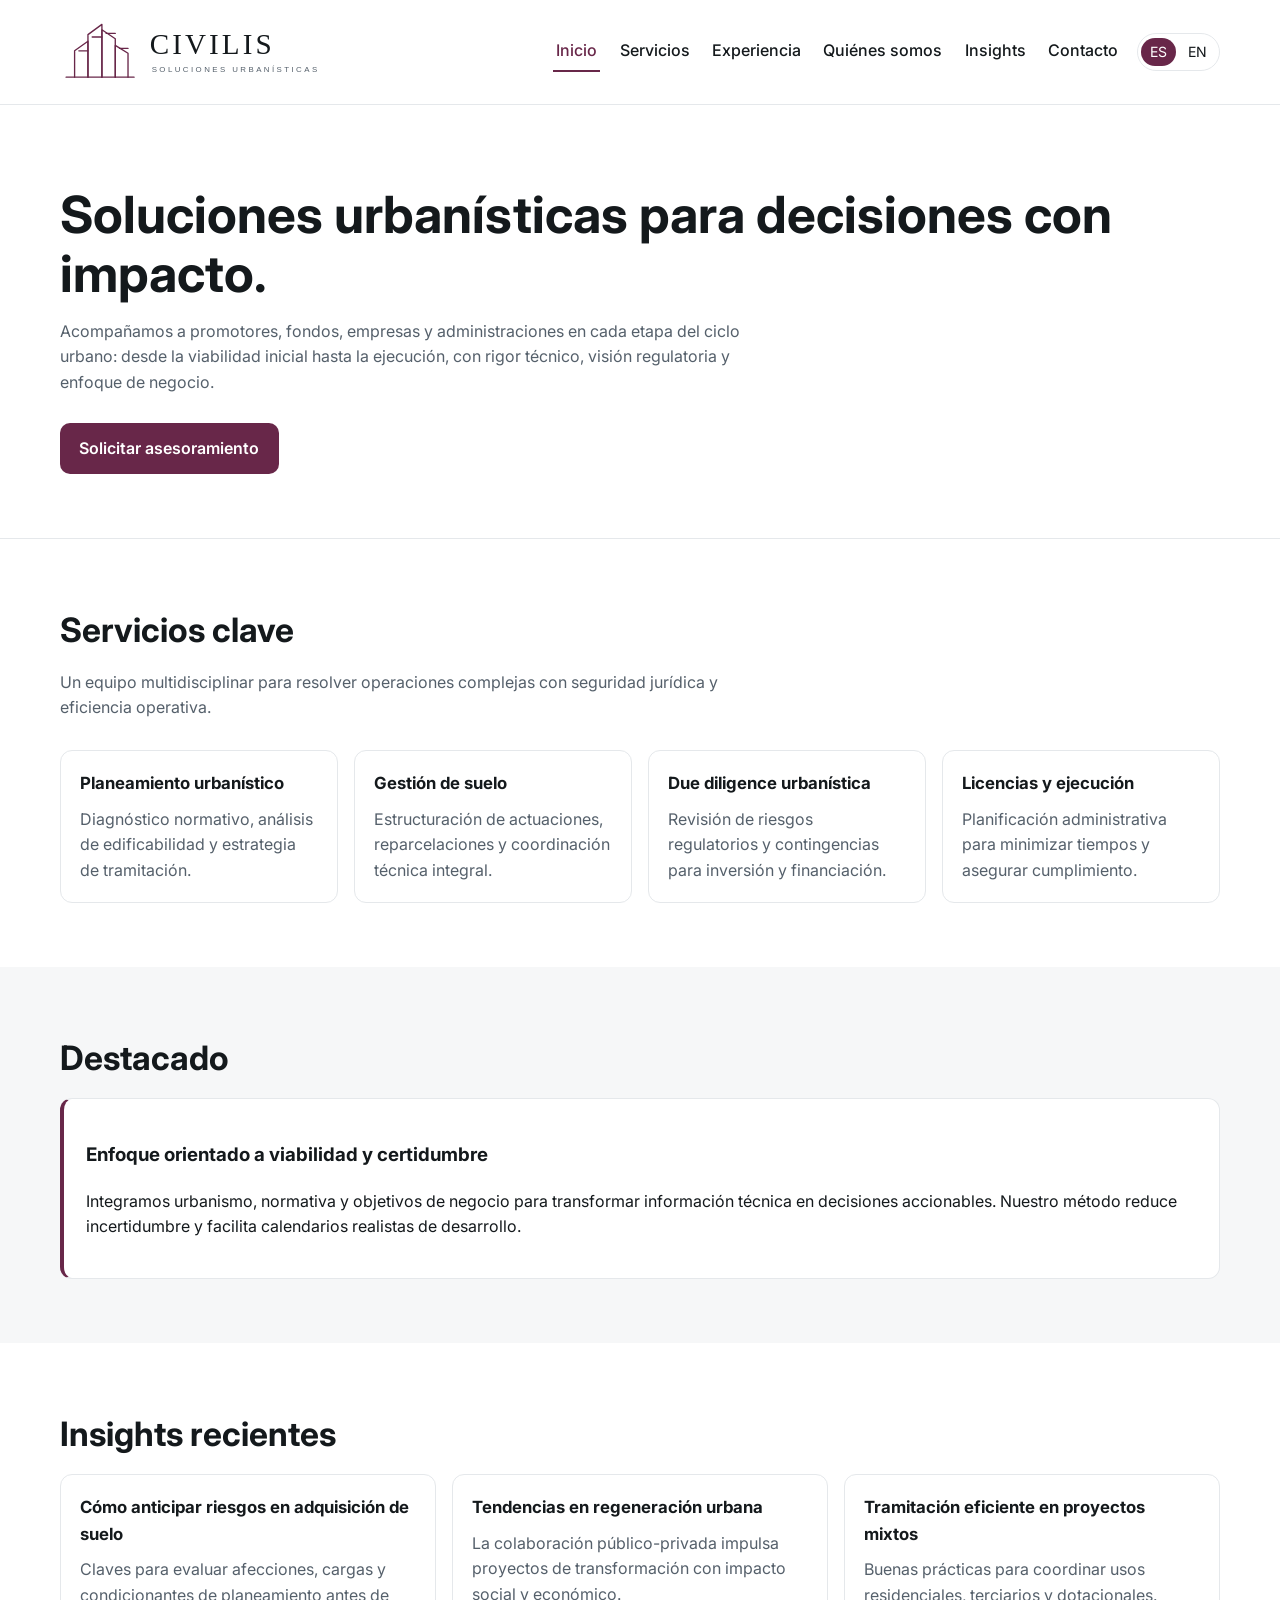
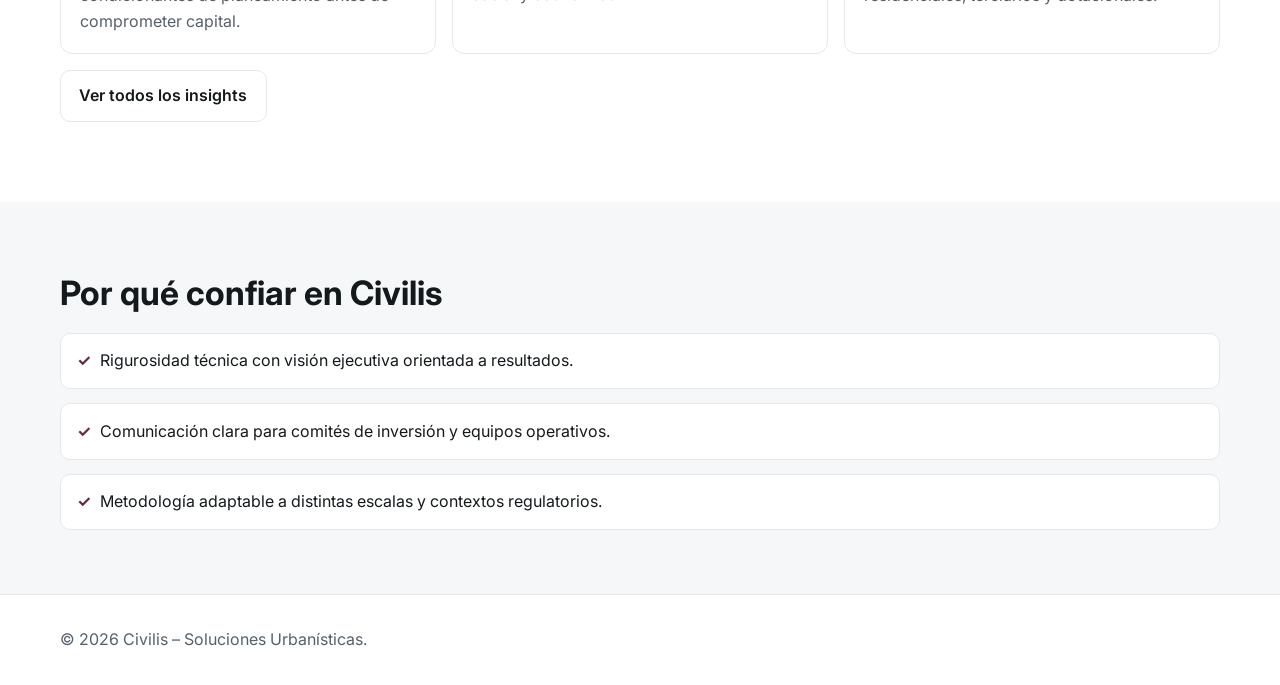
<file: index.html>
<!doctype html>
<html lang="es">
<head>
  <meta charset="utf-8">
  <meta http-equiv="refresh" content="0; url=/es/">
  <meta name="viewport" content="width=device-width, initial-scale=1">
  <title>Civilis – Soluciones Urbanísticas</title>
  <meta name="description" content="Consultoría urbanística profesional para planeamiento, gestión de suelo y desarrollo inmobiliario sostenible.">
  <link rel="canonical" href="/es/">
  <script>
    window.location.replace('/es/');
  </script>
</head>
<body>
  <p>Redirigiendo a la versión en español… <a href="/es/">Ir ahora</a>.</p>
</body>
</html>
</file>
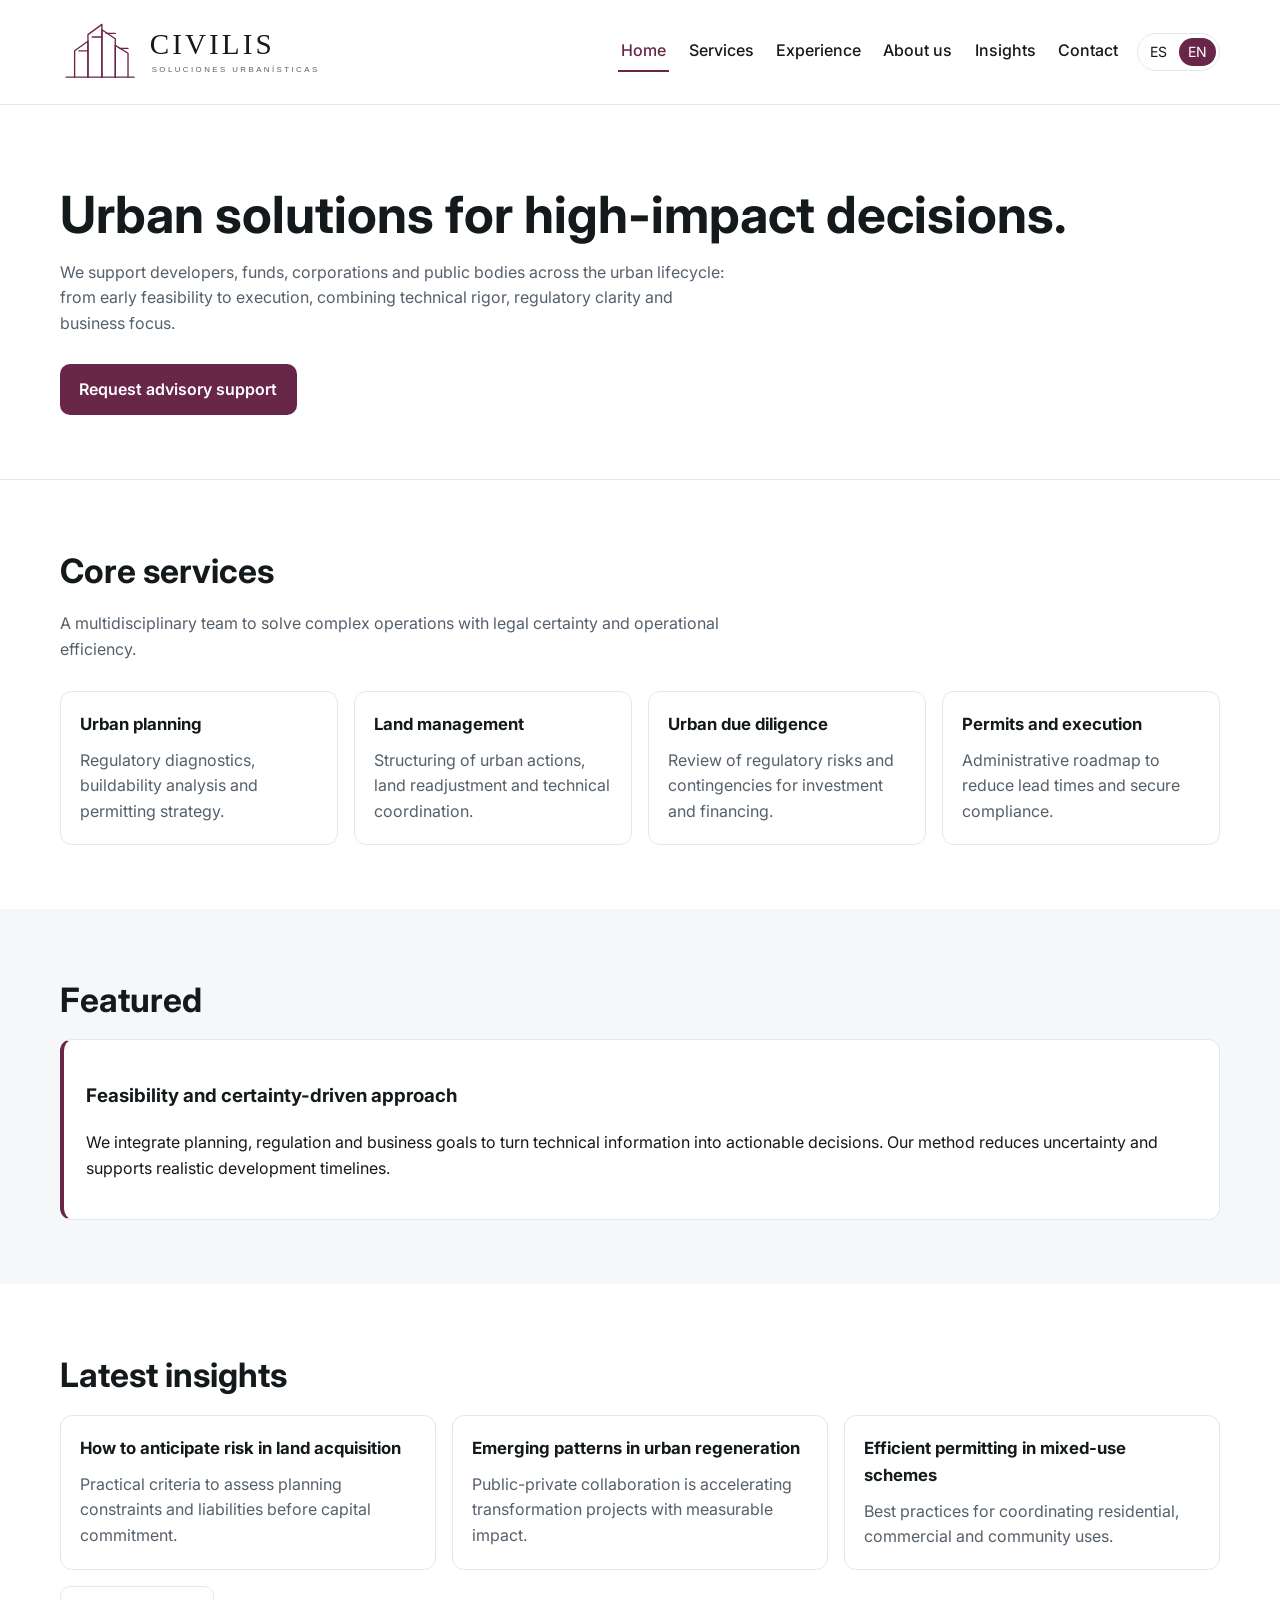
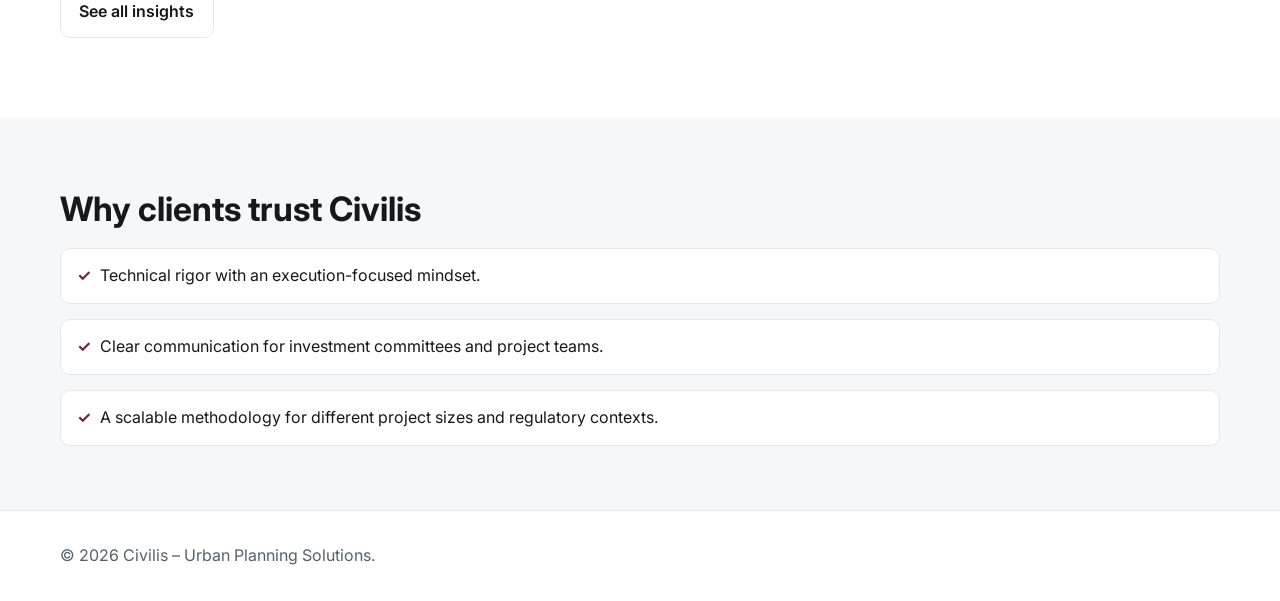
<file: en/index.html>
<!doctype html>
<html lang="en">
<head>
  <meta charset="utf-8"><meta name="viewport" content="width=device-width, initial-scale=1">
  <title>Civilis | Strategic urban planning consultancy</title>
  <meta name="description" content="Civilis provides technical and strategic guidance in planning, land management and sustainable urban development.">
  <link rel="stylesheet" href="../styles.css">
  <link rel="alternate" hreflang="es" href="/es/"><link rel="alternate" hreflang="en" href="/en/"><link rel="alternate" hreflang="x-default" href="/es/">
</head>
<body>
<a class="skip-link" href="#content">Skip to main content</a>
<header class="site-header"><div class="container nav-wrap"><a class="brand" href="/en/"><img src="../assets/brand.svg" alt="Civilis Soluciones Urbanísticas"></a><button class="menu-toggle" data-menu-toggle aria-expanded="false" aria-controls="menu" aria-label="Open menu">☰</button><nav id="menu" class="nav" data-menu aria-label="Main"><div class="nav-links"><a href="/en/" aria-current="page">Home</a><a href="/en/services.html">Services</a><a href="/en/experience.html">Experience</a><a href="/en/insights.html">Insights</a><a href="/en/contact.html">Contact</a></div><div class="lang-switch"><a href="/es/">ES</a><a class="active" href="/en/">EN</a></div></nav></div></header>
<main id="content">
  <section class="hero"><div class="container"><h1>Urban solutions for high-impact decisions.</h1><p>We support developers, funds, corporations and public bodies across the urban lifecycle: from early feasibility to execution, combining technical rigor, regulatory clarity and business focus.</p><a class="btn btn-primary" href="/en/contact.html">Request advisory support</a></div></section>
  <section class="section"><div class="container"><h2>Core services</h2><p class="section-intro">A multidisciplinary team to solve complex operations with legal certainty and operational efficiency.</p><div class="grid cols-4"><article class="card"><h3>Urban planning</h3><p>Regulatory diagnostics, buildability analysis and permitting strategy.</p></article><article class="card"><h3>Land management</h3><p>Structuring of urban actions, land readjustment and technical coordination.</p></article><article class="card"><h3>Urban due diligence</h3><p>Review of regulatory risks and contingencies for investment and financing.</p></article><article class="card"><h3>Permits and execution</h3><p>Administrative roadmap to reduce lead times and secure compliance.</p></article></div></div></section>
  <section class="section alt"><div class="container"><h2>Featured</h2><div class="highlight"><h3>Feasibility and certainty-driven approach</h3><p>We integrate planning, regulation and business goals to turn technical information into actionable decisions. Our method reduces uncertainty and supports realistic development timelines.</p></div></div></section>
  <section class="section"><div class="container"><h2>Latest insights</h2><div class="grid cols-3"><article class="card"><h3>How to anticipate risk in land acquisition</h3><p>Practical criteria to assess planning constraints and liabilities before capital commitment.</p></article><article class="card"><h3>Emerging patterns in urban regeneration</h3><p>Public-private collaboration is accelerating transformation projects with measurable impact.</p></article><article class="card"><h3>Efficient permitting in mixed-use schemes</h3><p>Best practices for coordinating residential, commercial and community uses.</p></article></div><p><a class="btn btn-secondary" href="/en/insights.html">See all insights</a></p></div></section>
  <section class="section alt"><div class="container"><h2>Why clients trust Civilis</h2><ul class="list-check"><li>Technical rigor with an execution-focused mindset.</li><li>Clear communication for investment committees and project teams.</li><li>A scalable methodology for different project sizes and regulatory contexts.</li></ul></div></section>
</main>
<footer><div class="container">© <span data-current-year></span> Civilis – Urban Planning Solutions.</div></footer>
<script src="../script.js" defer></script>
</body>
</html>
</file>
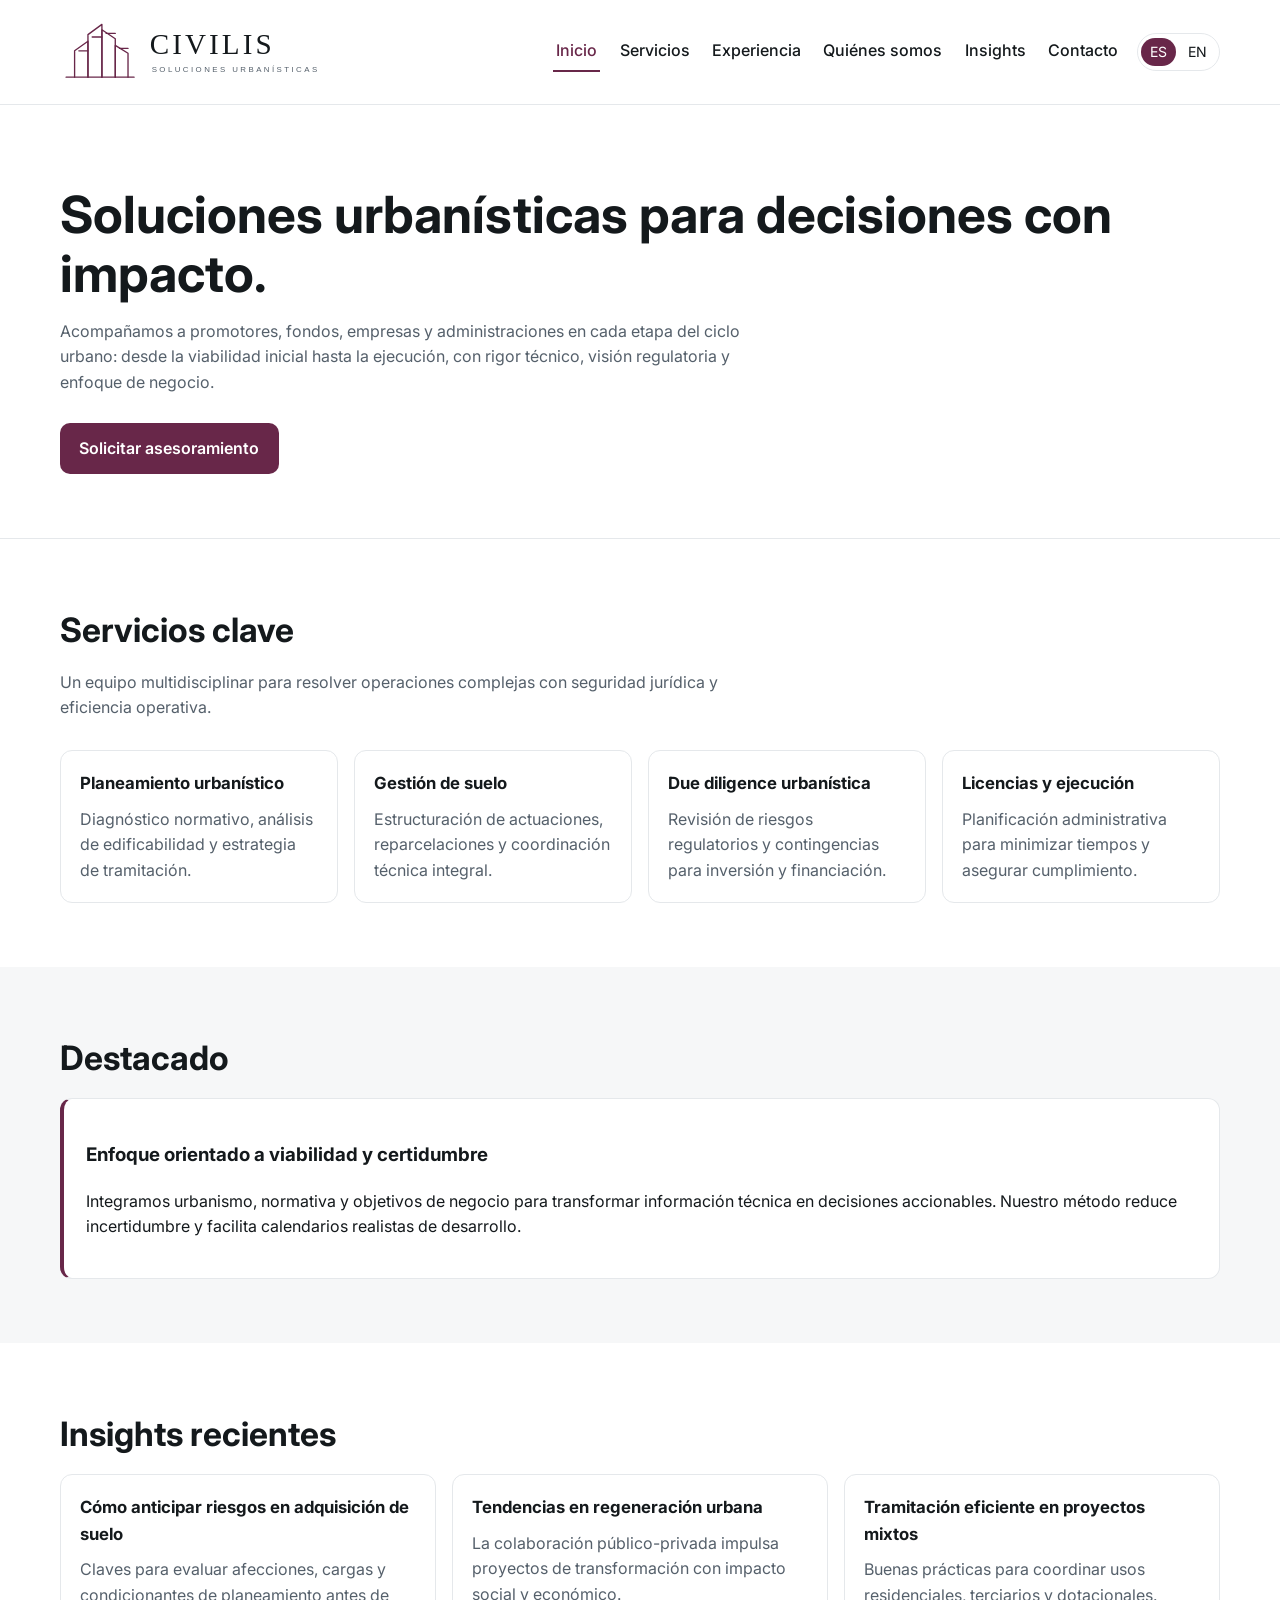
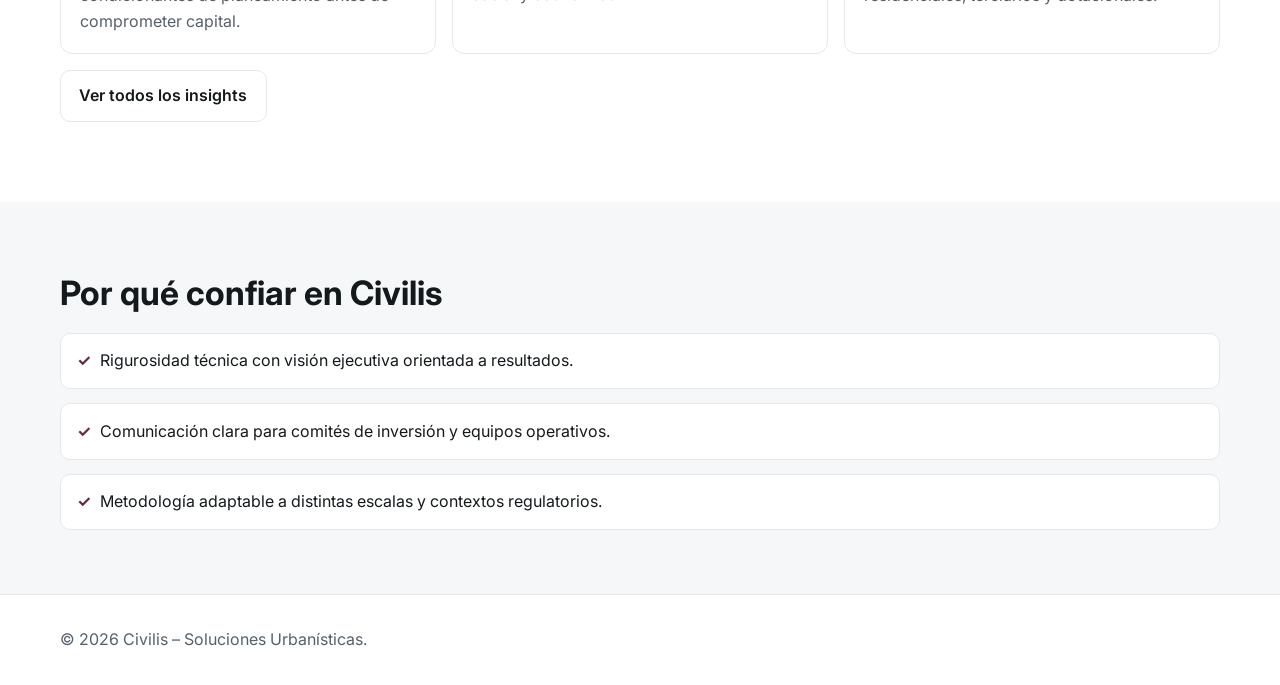
<file: es/index.html>
<!doctype html>
<html lang="es">
<head>
  <meta charset="utf-8">
  <meta name="viewport" content="width=device-width, initial-scale=1">
  <title>Civilis | Consultoría urbanística estratégica</title>
  <meta name="description" content="Civilis aporta visión técnica y estratégica en planeamiento, gestión de suelo y desarrollo urbano sostenible.">
  <link rel="stylesheet" href="../styles.css">
  <link rel="alternate" hreflang="es" href="/es/">
  <link rel="alternate" hreflang="en" href="/en/">
  <link rel="alternate" hreflang="x-default" href="/es/">
</head>
<body>
<a class="skip-link" href="#contenido">Saltar al contenido principal</a>
<header class="site-header">
  <div class="container nav-wrap">
    <a class="brand" href="/es/"><img src="../assets/brand.svg" alt="Civilis Soluciones Urbanísticas"></a>
    <button class="menu-toggle" data-menu-toggle aria-expanded="false" aria-controls="menu" aria-label="Abrir menú">☰</button>
    <nav id="menu" class="nav" data-menu aria-label="Principal">
      <div class="nav-links">
        <a href="/es/" aria-current="page">Inicio</a>
        <a href="/es/servicios.html">Servicios</a>
        <a href="/es/experiencia.html">Experiencia</a>
        <a href="/es/insights.html">Insights</a>
        <a href="/es/contacto.html">Contacto</a>
      </div>
      <div class="lang-switch" aria-label="Selector de idioma"><a class="active" href="/es/">ES</a><a href="/en/">EN</a></div>
    </nav>
  </div>
</header>
<main id="contenido">
  <section class="hero">
    <div class="container">
      <h1>Soluciones urbanísticas para decisiones con impacto.</h1>
      <p>Acompañamos a promotores, fondos, empresas y administraciones en cada etapa del ciclo urbano: desde la viabilidad inicial hasta la ejecución, con rigor técnico, visión regulatoria y enfoque de negocio.</p>
      <a class="btn btn-primary" href="/es/contacto.html">Solicitar asesoramiento</a>
    </div>
  </section>

  <section class="section">
    <div class="container">
      <h2>Servicios clave</h2>
      <p class="section-intro">Un equipo multidisciplinar para resolver operaciones complejas con seguridad jurídica y eficiencia operativa.</p>
      <div class="grid cols-4">
        <article class="card"><h3>Planeamiento urbanístico</h3><p>Diagnóstico normativo, análisis de edificabilidad y estrategia de tramitación.</p></article>
        <article class="card"><h3>Gestión de suelo</h3><p>Estructuración de actuaciones, reparcelaciones y coordinación técnica integral.</p></article>
        <article class="card"><h3>Due diligence urbanística</h3><p>Revisión de riesgos regulatorios y contingencias para inversión y financiación.</p></article>
        <article class="card"><h3>Licencias y ejecución</h3><p>Planificación administrativa para minimizar tiempos y asegurar cumplimiento.</p></article>
      </div>
    </div>
  </section>

  <section class="section alt">
    <div class="container">
      <h2>Destacado</h2>
      <div class="highlight">
        <h3>Enfoque orientado a viabilidad y certidumbre</h3>
        <p>Integramos urbanismo, normativa y objetivos de negocio para transformar información técnica en decisiones accionables. Nuestro método reduce incertidumbre y facilita calendarios realistas de desarrollo.</p>
      </div>
    </div>
  </section>

  <section class="section">
    <div class="container">
      <h2>Insights recientes</h2>
      <div class="grid cols-3">
        <article class="card"><h3>Cómo anticipar riesgos en adquisición de suelo</h3><p>Claves para evaluar afecciones, cargas y condicionantes de planeamiento antes de comprometer capital.</p></article>
        <article class="card"><h3>Tendencias en regeneración urbana</h3><p>La colaboración público-privada impulsa proyectos de transformación con impacto social y económico.</p></article>
        <article class="card"><h3>Tramitación eficiente en proyectos mixtos</h3><p>Buenas prácticas para coordinar usos residenciales, terciarios y dotacionales.</p></article>
      </div>
      <p><a class="btn btn-secondary" href="/es/insights.html">Ver todos los insights</a></p>
    </div>
  </section>

  <section class="section alt">
    <div class="container">
      <h2>Por qué confiar en Civilis</h2>
      <ul class="list-check">
        <li>Rigurosidad técnica con visión ejecutiva orientada a resultados.</li>
        <li>Comunicación clara para comités de inversión y equipos operativos.</li>
        <li>Metodología adaptable a distintas escalas y contextos regulatorios.</li>
      </ul>
    </div>
  </section>
</main>
<footer>
  <div class="container">© <span data-current-year></span> Civilis – Soluciones Urbanísticas.</div>
</footer>
<script src="../script.js" defer></script>
</body>
</html>
</file>
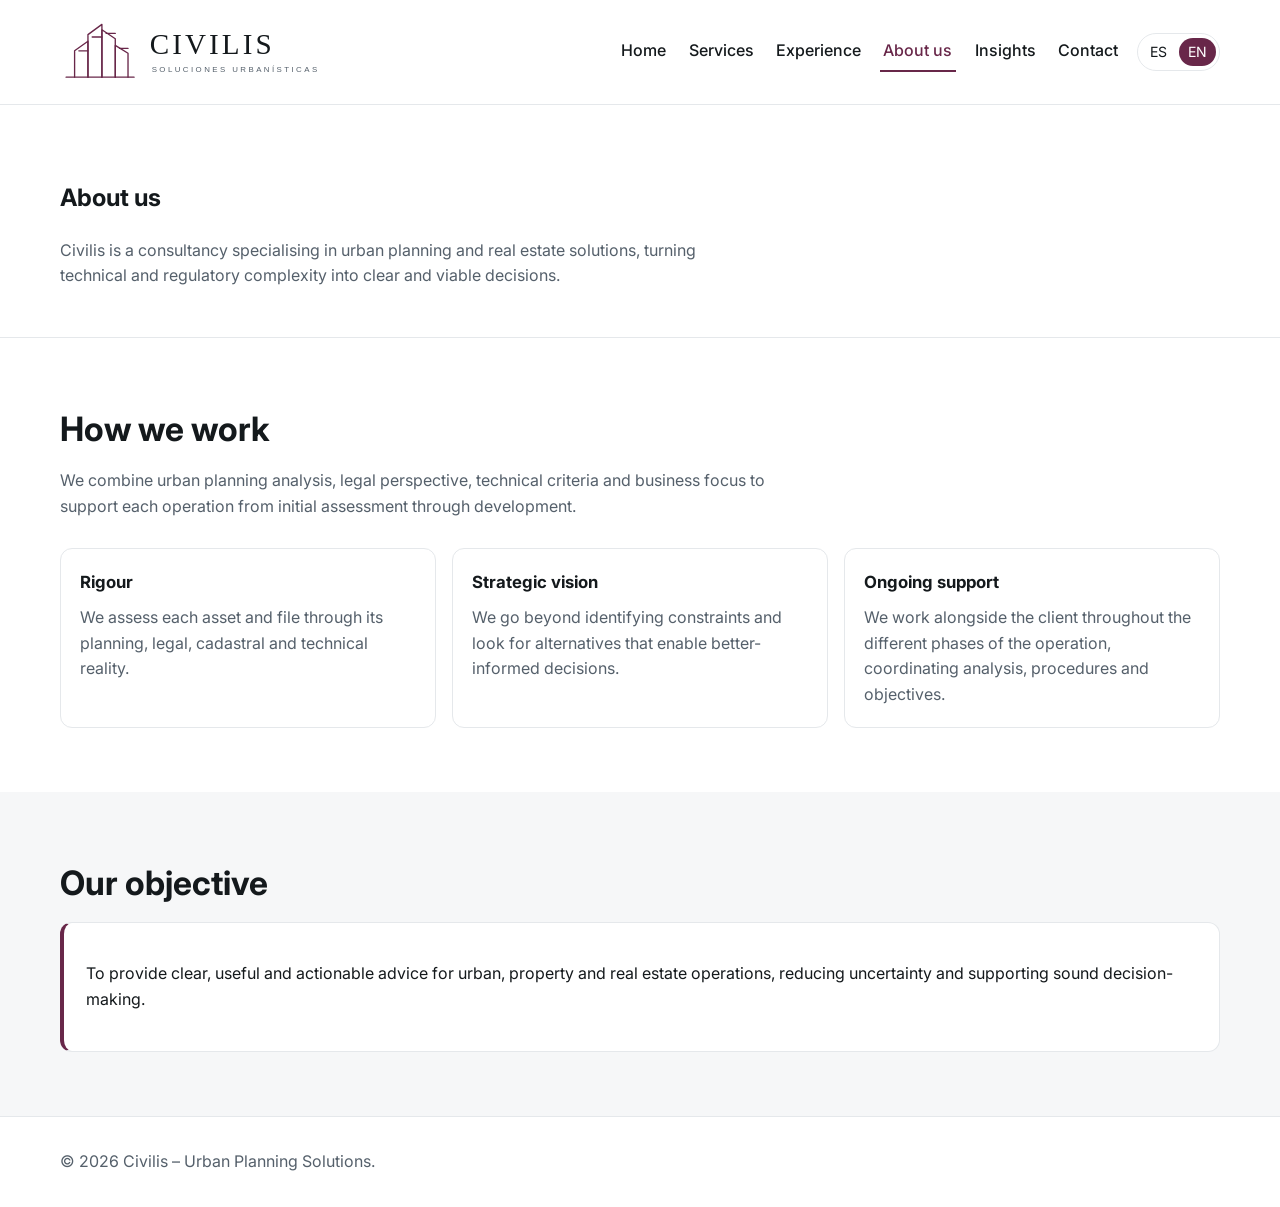
<file: en/about.html>
<!doctype html>
<html lang="en">
<head>
  <meta charset="utf-8">
  <meta name="viewport" content="width=device-width, initial-scale=1">
  <title>About us | Civilis</title>
  <meta name="description" content="Learn about Civilis Urban Planning Solutions, a consultancy focused on planning, land, real estate assets and development strategy.">
  <link rel="stylesheet" href="../styles.css">
  <link rel="alternate" hreflang="es" href="/es/quienes-somos.html">
  <link rel="alternate" hreflang="en" href="/en/about.html">
  <link rel="alternate" hreflang="x-default" href="/es/quienes-somos.html">
</head>
<body>
<a class="skip-link" href="#content">Skip to main content</a>
<header class="site-header"><div class="container nav-wrap"><a class="brand" href="/en/"><img src="../assets/brand.svg" alt="Civilis Soluciones Urbanísticas"></a><button class="menu-toggle" data-menu-toggle aria-expanded="false" aria-controls="menu" aria-label="Open menu">☰</button><nav id="menu" class="nav" data-menu aria-label="Main"><div class="nav-links"><a href="/en/">Home</a><a href="/en/services.html">Services</a><a href="/en/experience.html">Experience</a><a data-about-link href="/en/about.html" aria-current="page">About us</a><a href="/en/insights.html">Insights</a><a href="/en/contact.html">Contact</a></div><div class="lang-switch"><a href="/es/quienes-somos.html">ES</a><a class="active" href="/en/about.html">EN</a></div></nav></div></header>
<main id="content">
  <section class="page-hero"><div class="container"><h1>About us</h1><p>Civilis is a consultancy specialising in urban planning and real estate solutions, turning technical and regulatory complexity into clear and viable decisions.</p></div></section>
  <section class="section"><div class="container"><h2>How we work</h2><p class="section-intro">We combine urban planning analysis, legal perspective, technical criteria and business focus to support each operation from initial assessment through development.</p><div class="grid cols-3"><article class="card"><h3>Rigour</h3><p>We assess each asset and file through its planning, legal, cadastral and technical reality.</p></article><article class="card"><h3>Strategic vision</h3><p>We go beyond identifying constraints and look for alternatives that enable better-informed decisions.</p></article><article class="card"><h3>Ongoing support</h3><p>We work alongside the client throughout the different phases of the operation, coordinating analysis, procedures and objectives.</p></article></div></div></section>
  <section class="section alt"><div class="container"><h2>Our objective</h2><div class="highlight"><p>To provide clear, useful and actionable advice for urban, property and real estate operations, reducing uncertainty and supporting sound decision-making.</p></div></div></section>
</main>
<footer><div class="container">© <span data-current-year></span> Civilis – Urban Planning Solutions.</div></footer>
<script src="../script.js" defer></script>
</body>
</html>
</file>
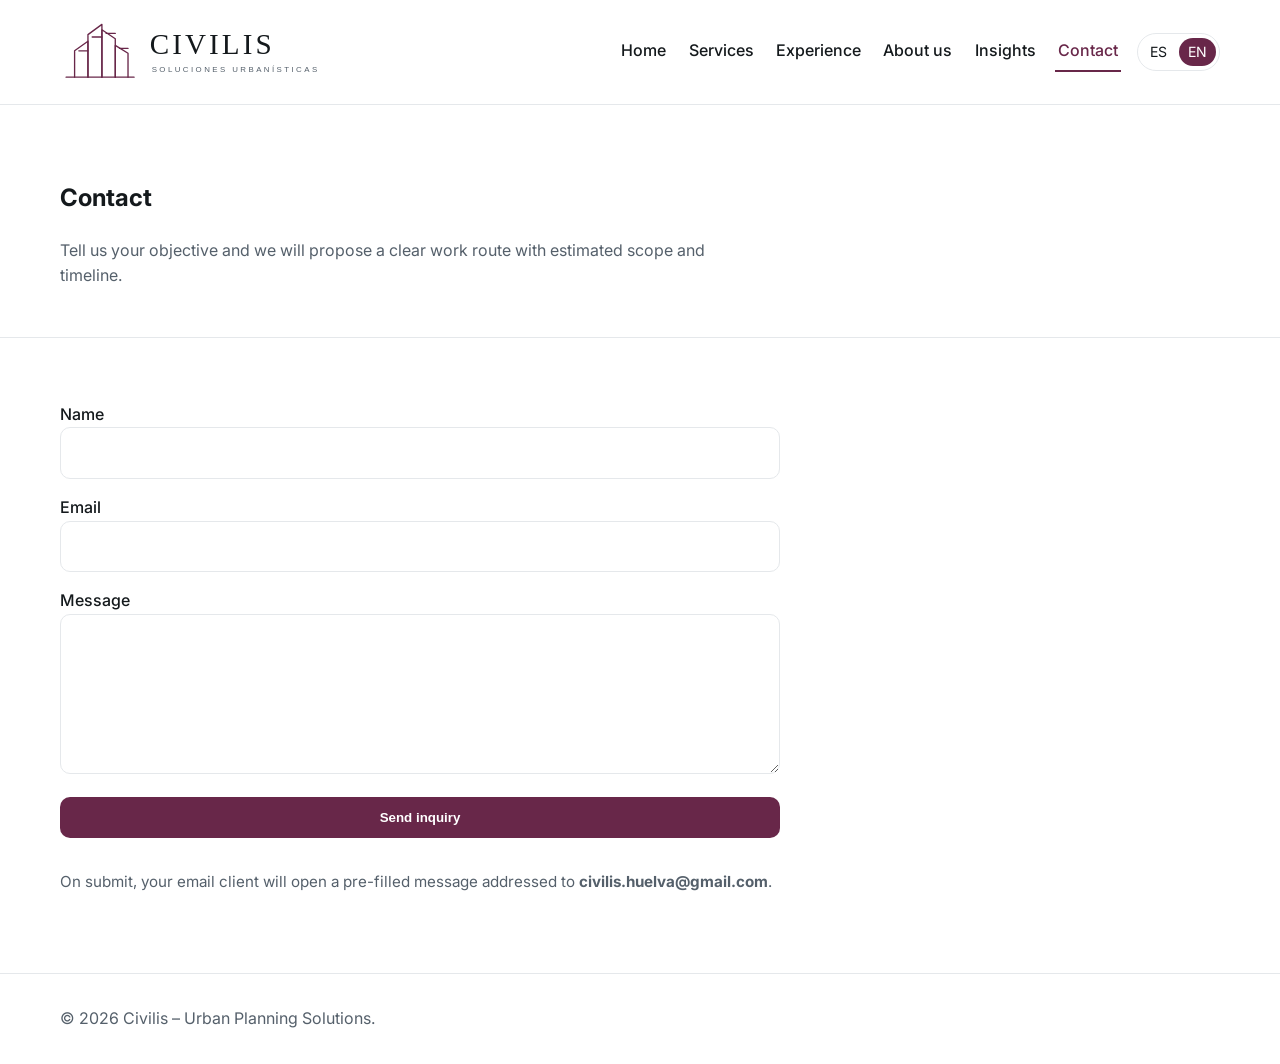
<file: en/contact.html>
<!doctype html>
<html lang="en">
<head>
  <meta charset="utf-8"><meta name="viewport" content="width=device-width, initial-scale=1">
  <title>Contact | Civilis</title>
  <meta name="description" content="Contact Civilis for planning, land management and urban advisory services.">
  <link rel="stylesheet" href="../styles.css">
  <link rel="alternate" hreflang="es" href="/es/contacto.html"><link rel="alternate" hreflang="en" href="/en/contact.html"><link rel="alternate" hreflang="x-default" href="/es/contacto.html">
</head>
<body>
<a class="skip-link" href="#content">Skip to main content</a>
<header class="site-header"><div class="container nav-wrap"><a class="brand" href="/en/"><img src="../assets/brand.svg" alt="Civilis Soluciones Urbanísticas"></a><button class="menu-toggle" data-menu-toggle aria-expanded="false" aria-controls="menu" aria-label="Open menu">☰</button><nav id="menu" class="nav" data-menu aria-label="Main"><div class="nav-links"><a href="/en/">Home</a><a href="/en/services.html">Services</a><a href="/en/experience.html">Experience</a><a href="/en/insights.html">Insights</a><a href="/en/contact.html" aria-current="page">Contact</a></div><div class="lang-switch"><a href="/es/contacto.html">ES</a><a class="active" href="/en/contact.html">EN</a></div></nav></div></header>
<main id="content"><section class="page-hero"><div class="container"><h1>Contact</h1><p>Tell us your objective and we will propose a clear work route with estimated scope and timeline.</p></div></section><section class="section"><div class="container"><form class="form" data-contact-form><div><label for="name">Name</label><input id="name" name="name" autocomplete="name" required></div><div><label for="email">Email</label><input id="email" type="email" name="email" autocomplete="email" required></div><div><label for="message">Message</label><textarea id="message" name="message" required></textarea></div><button class="btn btn-primary" type="submit" aria-label="Open email app with form data">Send inquiry</button><p class="form-help">On submit, your email client will open a pre-filled message addressed to <strong>civilis.huelva@gmail.com</strong>.</p></form></div></section></main>
<footer><div class="container">© <span data-current-year></span> Civilis – Urban Planning Solutions.</div></footer>
<script src="../script.js" defer></script>
</body>
</html>
</file>
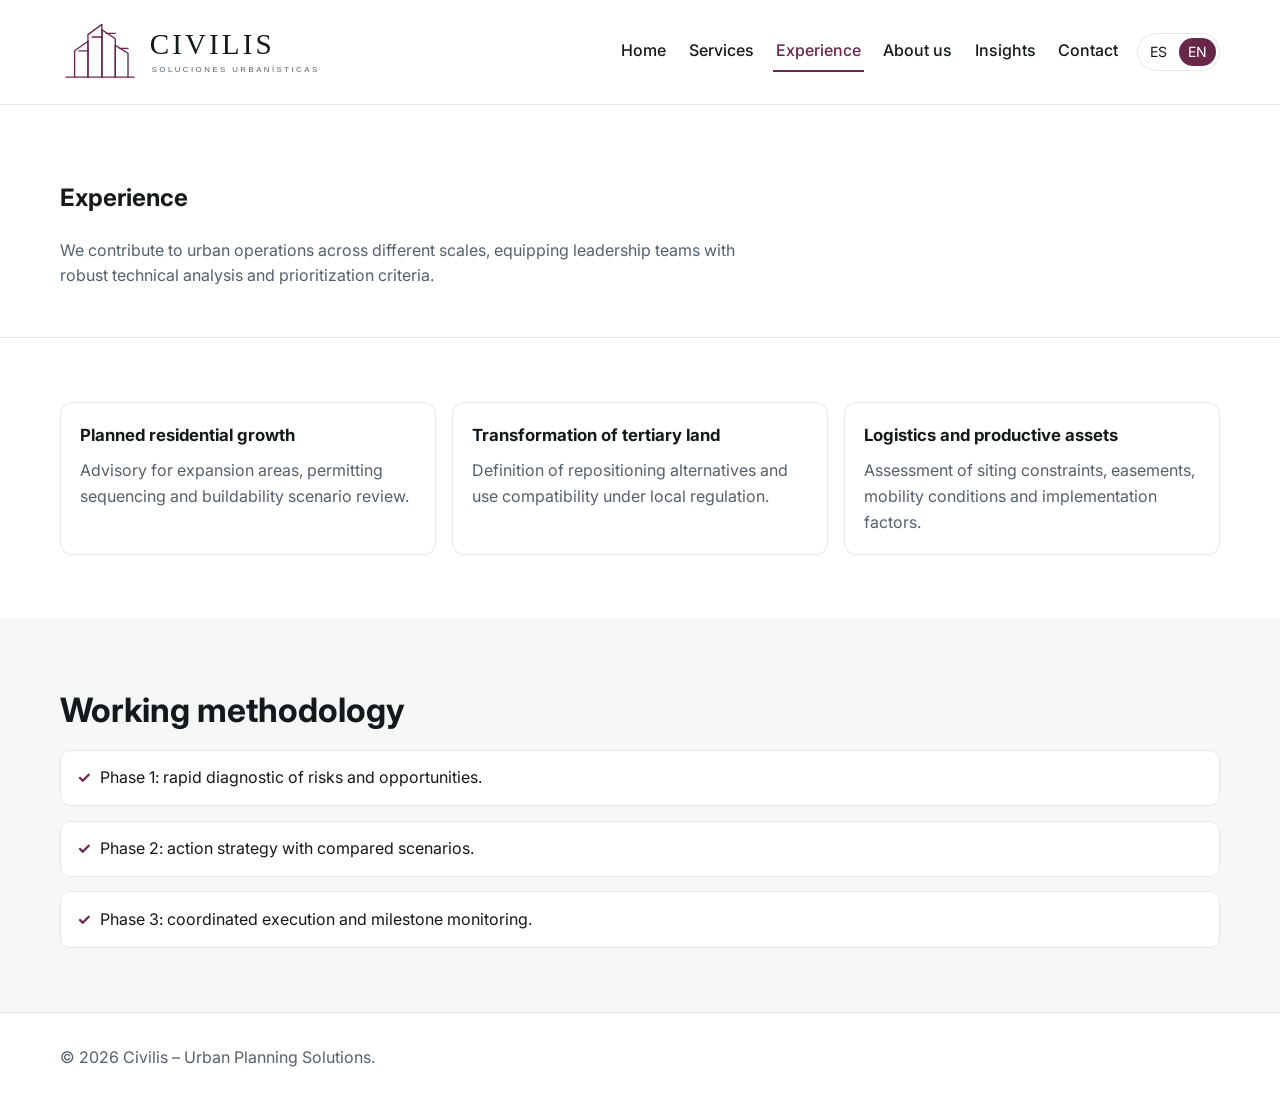
<file: en/experience.html>
<!doctype html>
<html lang="en">
<head>
  <meta charset="utf-8"><meta name="viewport" content="width=device-width, initial-scale=1">
  <title>Experience and methodology | Civilis</title>
  <meta name="description" content="Civilis experience across complex urban operations supported by a structured and risk-aware methodology.">
  <link rel="stylesheet" href="../styles.css">
  <link rel="alternate" hreflang="es" href="/es/experiencia.html"><link rel="alternate" hreflang="en" href="/en/experience.html"><link rel="alternate" hreflang="x-default" href="/es/experiencia.html">
</head>
<body>
<a class="skip-link" href="#content">Skip to main content</a>
<header class="site-header"><div class="container nav-wrap"><a class="brand" href="/en/"><img src="../assets/brand.svg" alt="Civilis Soluciones Urbanísticas"></a><button class="menu-toggle" data-menu-toggle aria-expanded="false" aria-controls="menu" aria-label="Open menu">☰</button><nav id="menu" class="nav" data-menu aria-label="Main"><div class="nav-links"><a href="/en/">Home</a><a href="/en/services.html">Services</a><a href="/en/experience.html" aria-current="page">Experience</a><a href="/en/insights.html">Insights</a><a href="/en/contact.html">Contact</a></div><div class="lang-switch"><a href="/es/experiencia.html">ES</a><a class="active" href="/en/experience.html">EN</a></div></nav></div></header>
<main id="content"><section class="page-hero"><div class="container"><h1>Experience</h1><p>We contribute to urban operations across different scales, equipping leadership teams with robust technical analysis and prioritization criteria.</p></div></section><section class="section"><div class="container"><div class="grid cols-3"><article class="card"><h3>Planned residential growth</h3><p>Advisory for expansion areas, permitting sequencing and buildability scenario review.</p></article><article class="card"><h3>Transformation of tertiary land</h3><p>Definition of repositioning alternatives and use compatibility under local regulation.</p></article><article class="card"><h3>Logistics and productive assets</h3><p>Assessment of siting constraints, easements, mobility conditions and implementation factors.</p></article></div></div></section><section class="section alt"><div class="container"><h2>Working methodology</h2><ul class="list-check"><li>Phase 1: rapid diagnostic of risks and opportunities.</li><li>Phase 2: action strategy with compared scenarios.</li><li>Phase 3: coordinated execution and milestone monitoring.</li></ul></div></section></main>
<footer><div class="container">© <span data-current-year></span> Civilis – Urban Planning Solutions.</div></footer>
<script src="../script.js" defer></script>
</body>
</html>
</file>
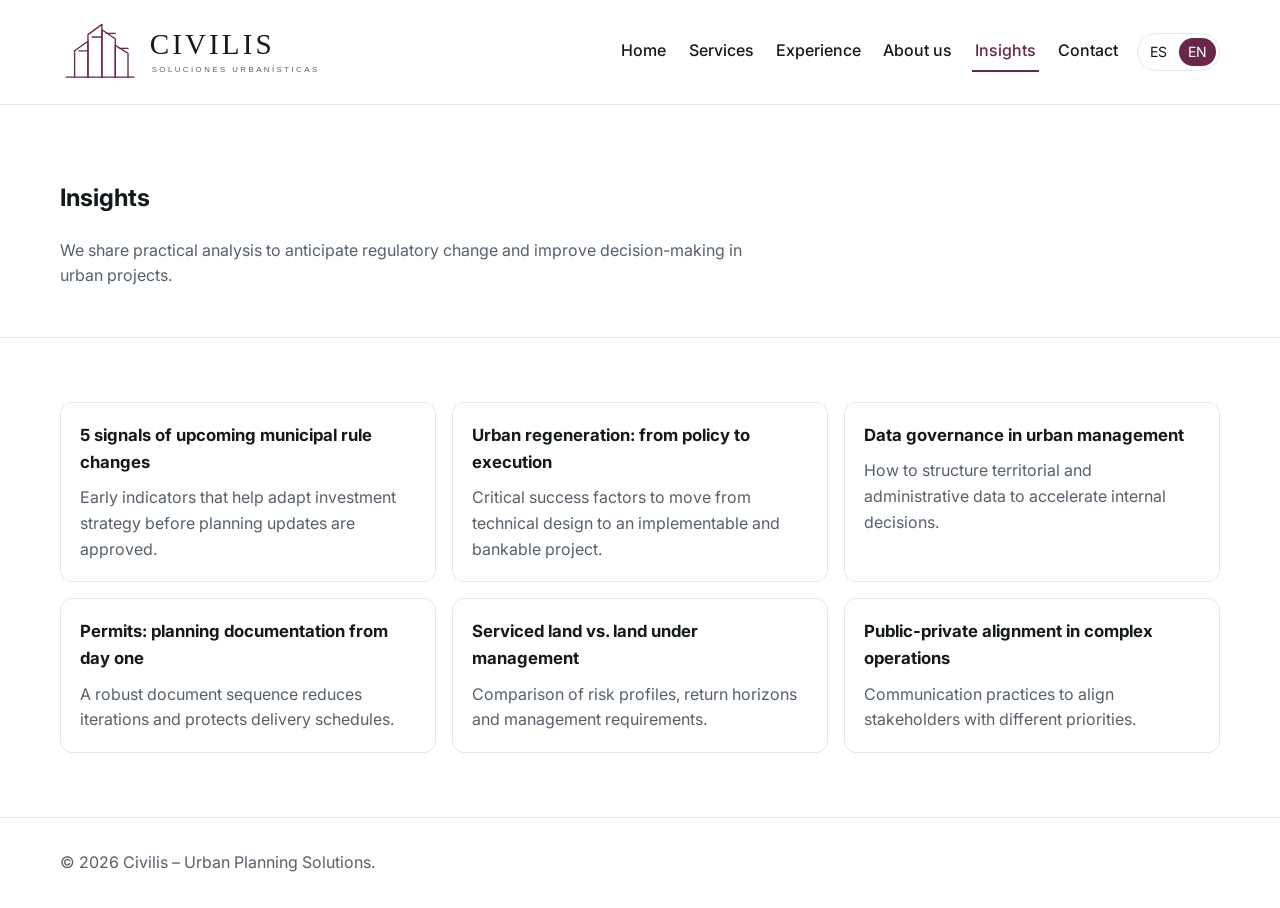
<file: en/insights.html>
<!doctype html>
<html lang="en">
<head>
  <meta charset="utf-8"><meta name="viewport" content="width=device-width, initial-scale=1">
  <title>Urban insights | Civilis</title>
  <meta name="description" content="Analysis and trends on planning regulation, land strategy and urban development from a consultancy perspective.">
  <link rel="stylesheet" href="../styles.css">
  <link rel="alternate" hreflang="es" href="/es/insights.html"><link rel="alternate" hreflang="en" href="/en/insights.html"><link rel="alternate" hreflang="x-default" href="/es/insights.html">
</head>
<body>
<a class="skip-link" href="#content">Skip to main content</a>
<header class="site-header"><div class="container nav-wrap"><a class="brand" href="/en/"><img src="../assets/brand.svg" alt="Civilis Soluciones Urbanísticas"></a><button class="menu-toggle" data-menu-toggle aria-expanded="false" aria-controls="menu" aria-label="Open menu">☰</button><nav id="menu" class="nav" data-menu aria-label="Main"><div class="nav-links"><a href="/en/">Home</a><a href="/en/services.html">Services</a><a href="/en/experience.html">Experience</a><a href="/en/insights.html" aria-current="page">Insights</a><a href="/en/contact.html">Contact</a></div><div class="lang-switch"><a href="/es/insights.html">ES</a><a class="active" href="/en/insights.html">EN</a></div></nav></div></header>
<main id="content"><section class="page-hero"><div class="container"><h1>Insights</h1><p>We share practical analysis to anticipate regulatory change and improve decision-making in urban projects.</p></div></section><section class="section"><div class="container"><div class="grid cols-3"><article class="card"><h3>5 signals of upcoming municipal rule changes</h3><p>Early indicators that help adapt investment strategy before planning updates are approved.</p></article><article class="card"><h3>Urban regeneration: from policy to execution</h3><p>Critical success factors to move from technical design to an implementable and bankable project.</p></article><article class="card"><h3>Data governance in urban management</h3><p>How to structure territorial and administrative data to accelerate internal decisions.</p></article><article class="card"><h3>Permits: planning documentation from day one</h3><p>A robust document sequence reduces iterations and protects delivery schedules.</p></article><article class="card"><h3>Serviced land vs. land under management</h3><p>Comparison of risk profiles, return horizons and management requirements.</p></article><article class="card"><h3>Public-private alignment in complex operations</h3><p>Communication practices to align stakeholders with different priorities.</p></article></div></div></section></main>
<footer><div class="container">© <span data-current-year></span> Civilis – Urban Planning Solutions.</div></footer>
<script src="../script.js" defer></script>
</body>
</html>
</file>
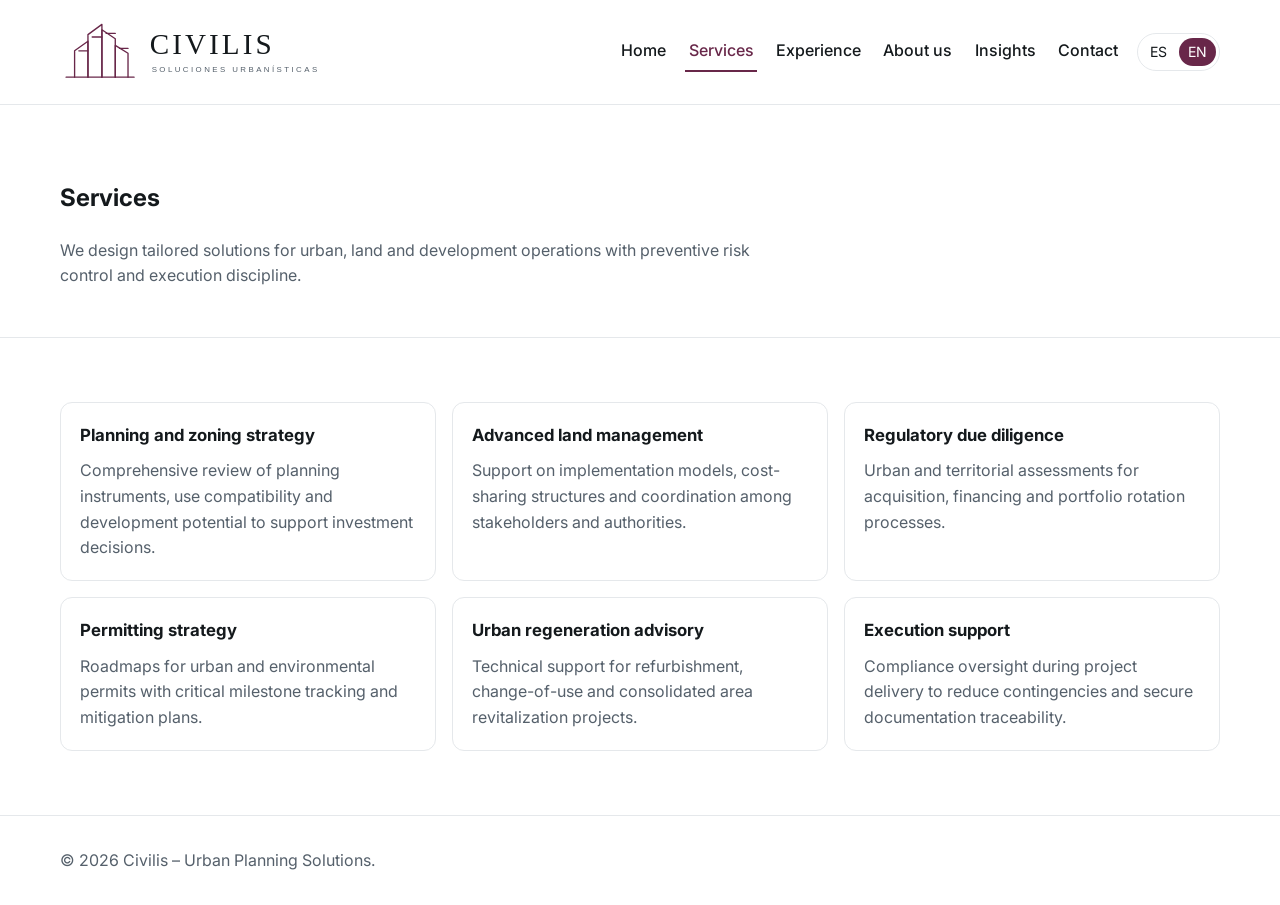
<file: en/services.html>
<!doctype html>
<html lang="en">
<head>
  <meta charset="utf-8"><meta name="viewport" content="width=device-width, initial-scale=1">
  <title>Urban consulting services | Civilis</title>
  <meta name="description" content="Civilis services include planning strategy, land management, due diligence and permitting coordination.">
  <link rel="stylesheet" href="../styles.css">
  <link rel="alternate" hreflang="es" href="/es/servicios.html"><link rel="alternate" hreflang="en" href="/en/services.html"><link rel="alternate" hreflang="x-default" href="/es/servicios.html">
</head>
<body>
<a class="skip-link" href="#content">Skip to main content</a>
<header class="site-header"><div class="container nav-wrap"><a class="brand" href="/en/"><img src="../assets/brand.svg" alt="Civilis Soluciones Urbanísticas"></a><button class="menu-toggle" data-menu-toggle aria-expanded="false" aria-controls="menu" aria-label="Open menu">☰</button><nav id="menu" class="nav" data-menu aria-label="Main"><div class="nav-links"><a href="/en/">Home</a><a href="/en/services.html" aria-current="page">Services</a><a href="/en/experience.html">Experience</a><a href="/en/insights.html">Insights</a><a href="/en/contact.html">Contact</a></div><div class="lang-switch"><a href="/es/servicios.html">ES</a><a class="active" href="/en/services.html">EN</a></div></nav></div></header>
<main id="content"><section class="page-hero"><div class="container"><h1>Services</h1><p>We design tailored solutions for urban, land and development operations with preventive risk control and execution discipline.</p></div></section><section class="section"><div class="container"><div class="grid cols-3"><article class="card"><h3>Planning and zoning strategy</h3><p>Comprehensive review of planning instruments, use compatibility and development potential to support investment decisions.</p></article><article class="card"><h3>Advanced land management</h3><p>Support on implementation models, cost-sharing structures and coordination among stakeholders and authorities.</p></article><article class="card"><h3>Regulatory due diligence</h3><p>Urban and territorial assessments for acquisition, financing and portfolio rotation processes.</p></article><article class="card"><h3>Permitting strategy</h3><p>Roadmaps for urban and environmental permits with critical milestone tracking and mitigation plans.</p></article><article class="card"><h3>Urban regeneration advisory</h3><p>Technical support for refurbishment, change-of-use and consolidated area revitalization projects.</p></article><article class="card"><h3>Execution support</h3><p>Compliance oversight during project delivery to reduce contingencies and secure documentation traceability.</p></article></div></div></section></main>
<footer><div class="container">© <span data-current-year></span> Civilis – Urban Planning Solutions.</div></footer>
<script src="../script.js" defer></script>
</body>
</html>
</file>
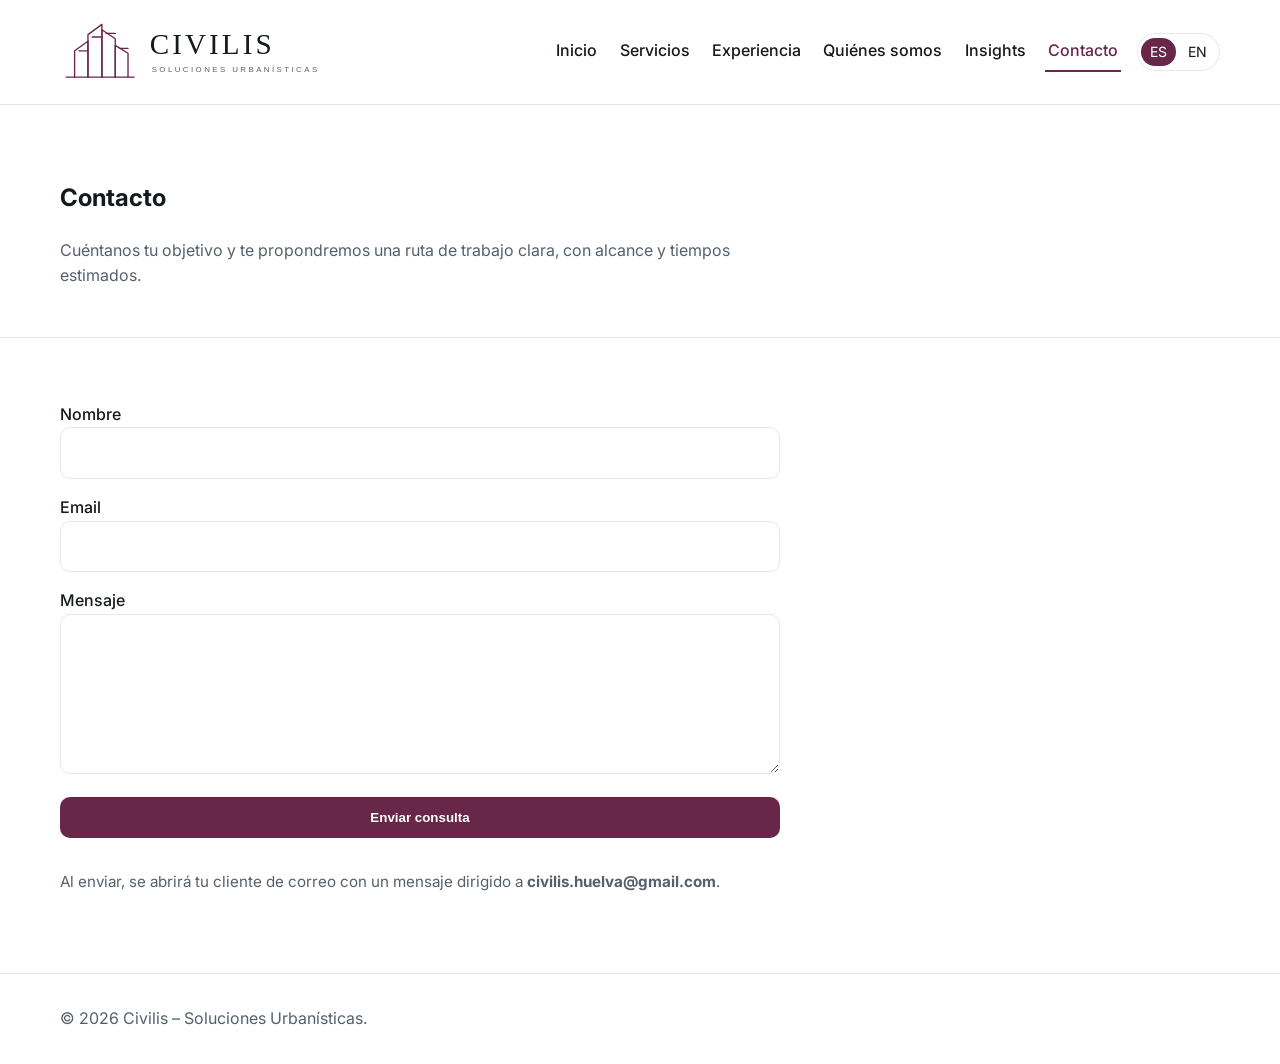
<file: es/contacto.html>
<!doctype html>
<html lang="es">
<head>
  <meta charset="utf-8"><meta name="viewport" content="width=device-width, initial-scale=1">
  <title>Contacto | Civilis</title>
  <meta name="description" content="Contacta con Civilis para proyectos de planeamiento, gestión de suelo y consultoría urbanística.">
  <link rel="stylesheet" href="../styles.css">
  <link rel="alternate" hreflang="es" href="/es/contacto.html"><link rel="alternate" hreflang="en" href="/en/contact.html"><link rel="alternate" hreflang="x-default" href="/es/contacto.html">
</head>
<body>
<a class="skip-link" href="#contenido">Saltar al contenido principal</a>
<header class="site-header"><div class="container nav-wrap"><a class="brand" href="/es/"><img src="../assets/brand.svg" alt="Civilis Soluciones Urbanísticas"></a><button class="menu-toggle" data-menu-toggle aria-expanded="false" aria-controls="menu" aria-label="Abrir menú">☰</button><nav id="menu" class="nav" data-menu aria-label="Principal"><div class="nav-links"><a href="/es/">Inicio</a><a href="/es/servicios.html">Servicios</a><a href="/es/experiencia.html">Experiencia</a><a href="/es/insights.html">Insights</a><a href="/es/contacto.html" aria-current="page">Contacto</a></div><div class="lang-switch"><a class="active" href="/es/contacto.html">ES</a><a href="/en/contact.html">EN</a></div></nav></div></header>
<main id="contenido">
<section class="page-hero"><div class="container"><h1>Contacto</h1><p>Cuéntanos tu objetivo y te propondremos una ruta de trabajo clara, con alcance y tiempos estimados.</p></div></section>
<section class="section"><div class="container">
<form class="form" data-contact-form>
  <div><label for="name">Nombre</label><input id="name" name="name" autocomplete="name" required></div>
  <div><label for="email">Email</label><input id="email" type="email" name="email" autocomplete="email" required></div>
  <div><label for="message">Mensaje</label><textarea id="message" name="message" required></textarea></div>
  <button class="btn btn-primary" type="submit" aria-label="Enviar correo con los datos del formulario">Enviar consulta</button>
  <p class="form-help">Al enviar, se abrirá tu cliente de correo con un mensaje dirigido a <strong>civilis.huelva@gmail.com</strong>.</p>
</form>
</div></section>
</main>
<footer><div class="container">© <span data-current-year></span> Civilis – Soluciones Urbanísticas.</div></footer>
<script src="../script.js" defer></script>
</body>
</html>
</file>
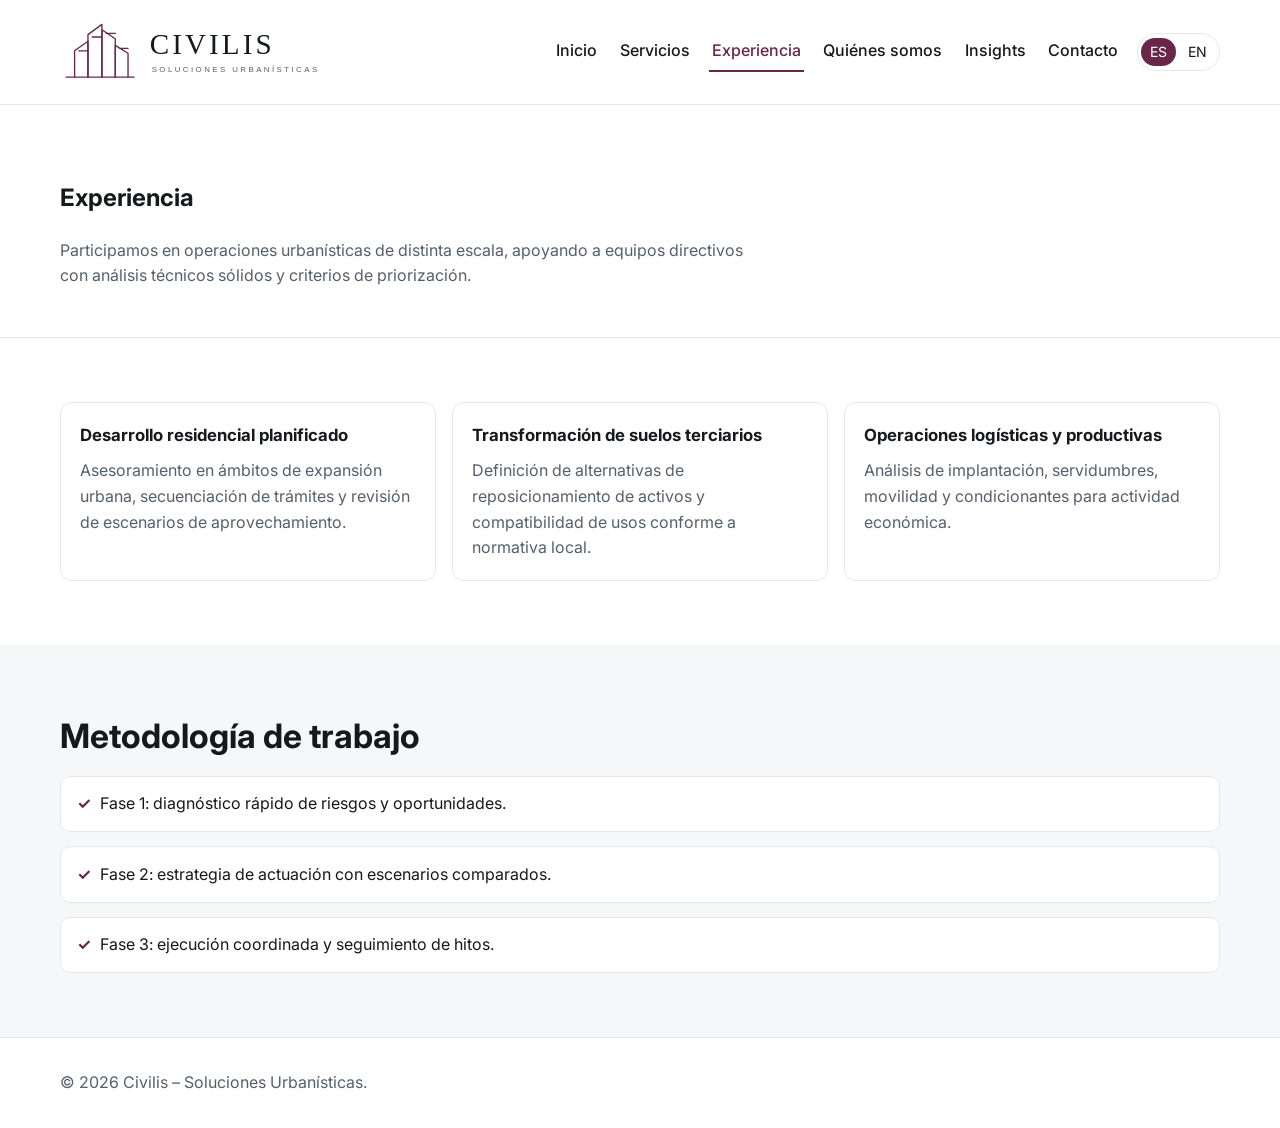
<file: es/experiencia.html>
<!doctype html>
<html lang="es">
<head>
  <meta charset="utf-8"><meta name="viewport" content="width=device-width, initial-scale=1">
  <title>Experiencia y metodología | Civilis</title>
  <meta name="description" content="Experiencia de Civilis en proyectos urbanísticos complejos con metodología estructurada y enfoque de control de riesgos.">
  <link rel="stylesheet" href="../styles.css">
  <link rel="alternate" hreflang="es" href="/es/experiencia.html"><link rel="alternate" hreflang="en" href="/en/experience.html"><link rel="alternate" hreflang="x-default" href="/es/experiencia.html">
</head>
<body>
<a class="skip-link" href="#contenido">Saltar al contenido principal</a>
<header class="site-header"><div class="container nav-wrap"><a class="brand" href="/es/"><img src="../assets/brand.svg" alt="Civilis Soluciones Urbanísticas"></a><button class="menu-toggle" data-menu-toggle aria-expanded="false" aria-controls="menu" aria-label="Abrir menú">☰</button><nav id="menu" class="nav" data-menu aria-label="Principal"><div class="nav-links"><a href="/es/">Inicio</a><a href="/es/servicios.html">Servicios</a><a href="/es/experiencia.html" aria-current="page">Experiencia</a><a href="/es/insights.html">Insights</a><a href="/es/contacto.html">Contacto</a></div><div class="lang-switch"><a class="active" href="/es/experiencia.html">ES</a><a href="/en/experience.html">EN</a></div></nav></div></header>
<main id="contenido">
<section class="page-hero"><div class="container"><h1>Experiencia</h1><p>Participamos en operaciones urbanísticas de distinta escala, apoyando a equipos directivos con análisis técnicos sólidos y criterios de priorización.</p></div></section>
<section class="section"><div class="container"><div class="grid cols-3">
<article class="card"><h3>Desarrollo residencial planificado</h3><p>Asesoramiento en ámbitos de expansión urbana, secuenciación de trámites y revisión de escenarios de aprovechamiento.</p></article>
<article class="card"><h3>Transformación de suelos terciarios</h3><p>Definición de alternativas de reposicionamiento de activos y compatibilidad de usos conforme a normativa local.</p></article>
<article class="card"><h3>Operaciones logísticas y productivas</h3><p>Análisis de implantación, servidumbres, movilidad y condicionantes para actividad económica.</p></article>
</div></div></section>
<section class="section alt"><div class="container"><h2>Metodología de trabajo</h2><ul class="list-check"><li>Fase 1: diagnóstico rápido de riesgos y oportunidades.</li><li>Fase 2: estrategia de actuación con escenarios comparados.</li><li>Fase 3: ejecución coordinada y seguimiento de hitos.</li></ul></div></section>
</main>
<footer><div class="container">© <span data-current-year></span> Civilis – Soluciones Urbanísticas.</div></footer>
<script src="../script.js" defer></script>
</body>
</html>
</file>
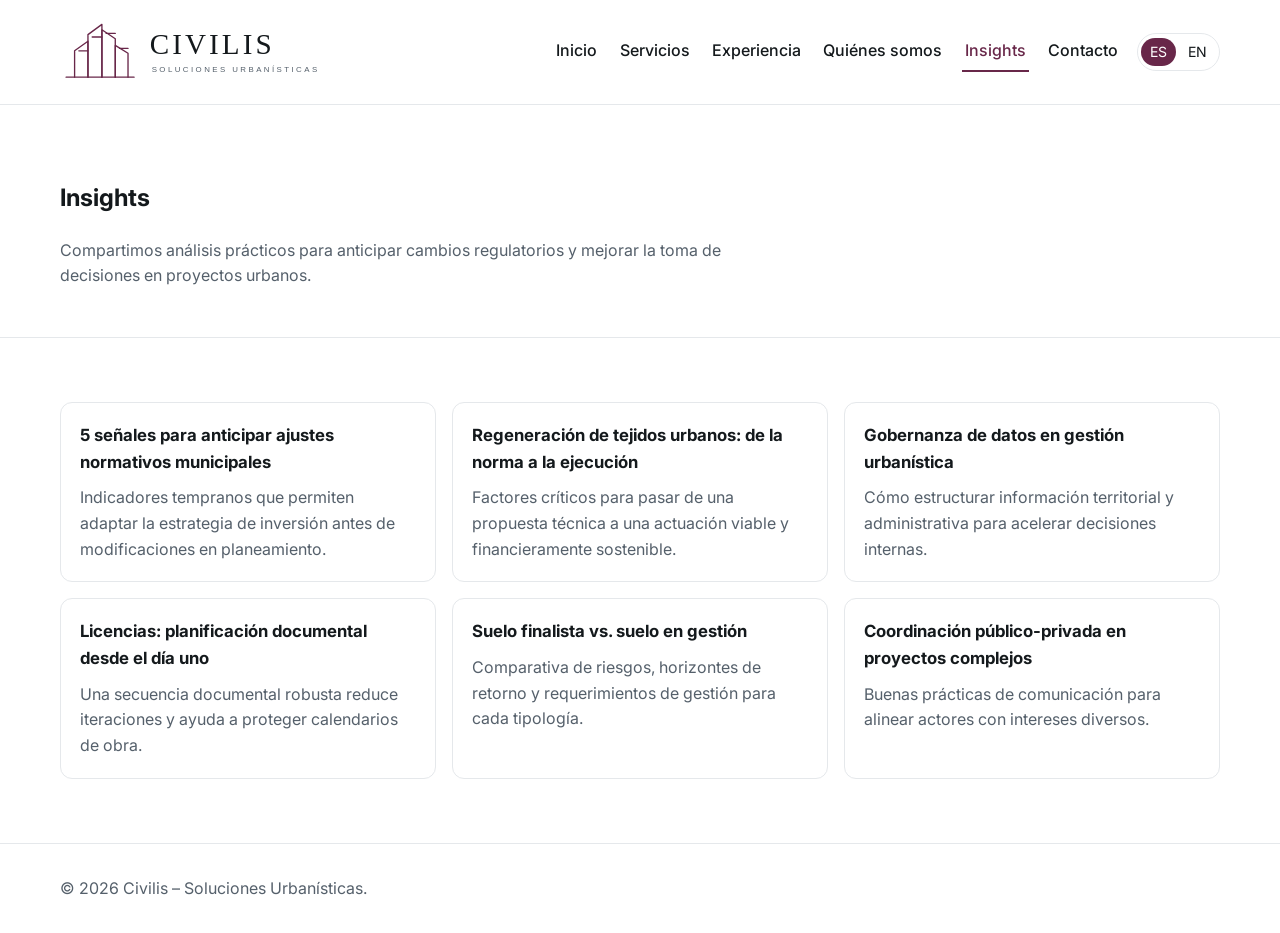
<file: es/insights.html>
<!doctype html>
<html lang="es">
<head>
  <meta charset="utf-8"><meta name="viewport" content="width=device-width, initial-scale=1">
  <title>Insights urbanísticos | Civilis</title>
  <meta name="description" content="Análisis y tendencias sobre normativa urbana, suelo y desarrollo inmobiliario desde la perspectiva de consultoría estratégica.">
  <link rel="stylesheet" href="../styles.css">
  <link rel="alternate" hreflang="es" href="/es/insights.html"><link rel="alternate" hreflang="en" href="/en/insights.html"><link rel="alternate" hreflang="x-default" href="/es/insights.html">
</head>
<body>
<a class="skip-link" href="#contenido">Saltar al contenido principal</a>
<header class="site-header"><div class="container nav-wrap"><a class="brand" href="/es/"><img src="../assets/brand.svg" alt="Civilis Soluciones Urbanísticas"></a><button class="menu-toggle" data-menu-toggle aria-expanded="false" aria-controls="menu" aria-label="Abrir menú">☰</button><nav id="menu" class="nav" data-menu aria-label="Principal"><div class="nav-links"><a href="/es/">Inicio</a><a href="/es/servicios.html">Servicios</a><a href="/es/experiencia.html">Experiencia</a><a href="/es/insights.html" aria-current="page">Insights</a><a href="/es/contacto.html">Contacto</a></div><div class="lang-switch"><a class="active" href="/es/insights.html">ES</a><a href="/en/insights.html">EN</a></div></nav></div></header>
<main id="contenido">
<section class="page-hero"><div class="container"><h1>Insights</h1><p>Compartimos análisis prácticos para anticipar cambios regulatorios y mejorar la toma de decisiones en proyectos urbanos.</p></div></section>
<section class="section"><div class="container"><div class="grid cols-3">
<article class="card"><h3>5 señales para anticipar ajustes normativos municipales</h3><p>Indicadores tempranos que permiten adaptar la estrategia de inversión antes de modificaciones en planeamiento.</p></article>
<article class="card"><h3>Regeneración de tejidos urbanos: de la norma a la ejecución</h3><p>Factores críticos para pasar de una propuesta técnica a una actuación viable y financieramente sostenible.</p></article>
<article class="card"><h3>Gobernanza de datos en gestión urbanística</h3><p>Cómo estructurar información territorial y administrativa para acelerar decisiones internas.</p></article>
<article class="card"><h3>Licencias: planificación documental desde el día uno</h3><p>Una secuencia documental robusta reduce iteraciones y ayuda a proteger calendarios de obra.</p></article>
<article class="card"><h3>Suelo finalista vs. suelo en gestión</h3><p>Comparativa de riesgos, horizontes de retorno y requerimientos de gestión para cada tipología.</p></article>
<article class="card"><h3>Coordinación público-privada en proyectos complejos</h3><p>Buenas prácticas de comunicación para alinear actores con intereses diversos.</p></article>
</div></div></section>
</main>
<footer><div class="container">© <span data-current-year></span> Civilis – Soluciones Urbanísticas.</div></footer>
<script src="../script.js" defer></script>
</body>
</html>
</file>
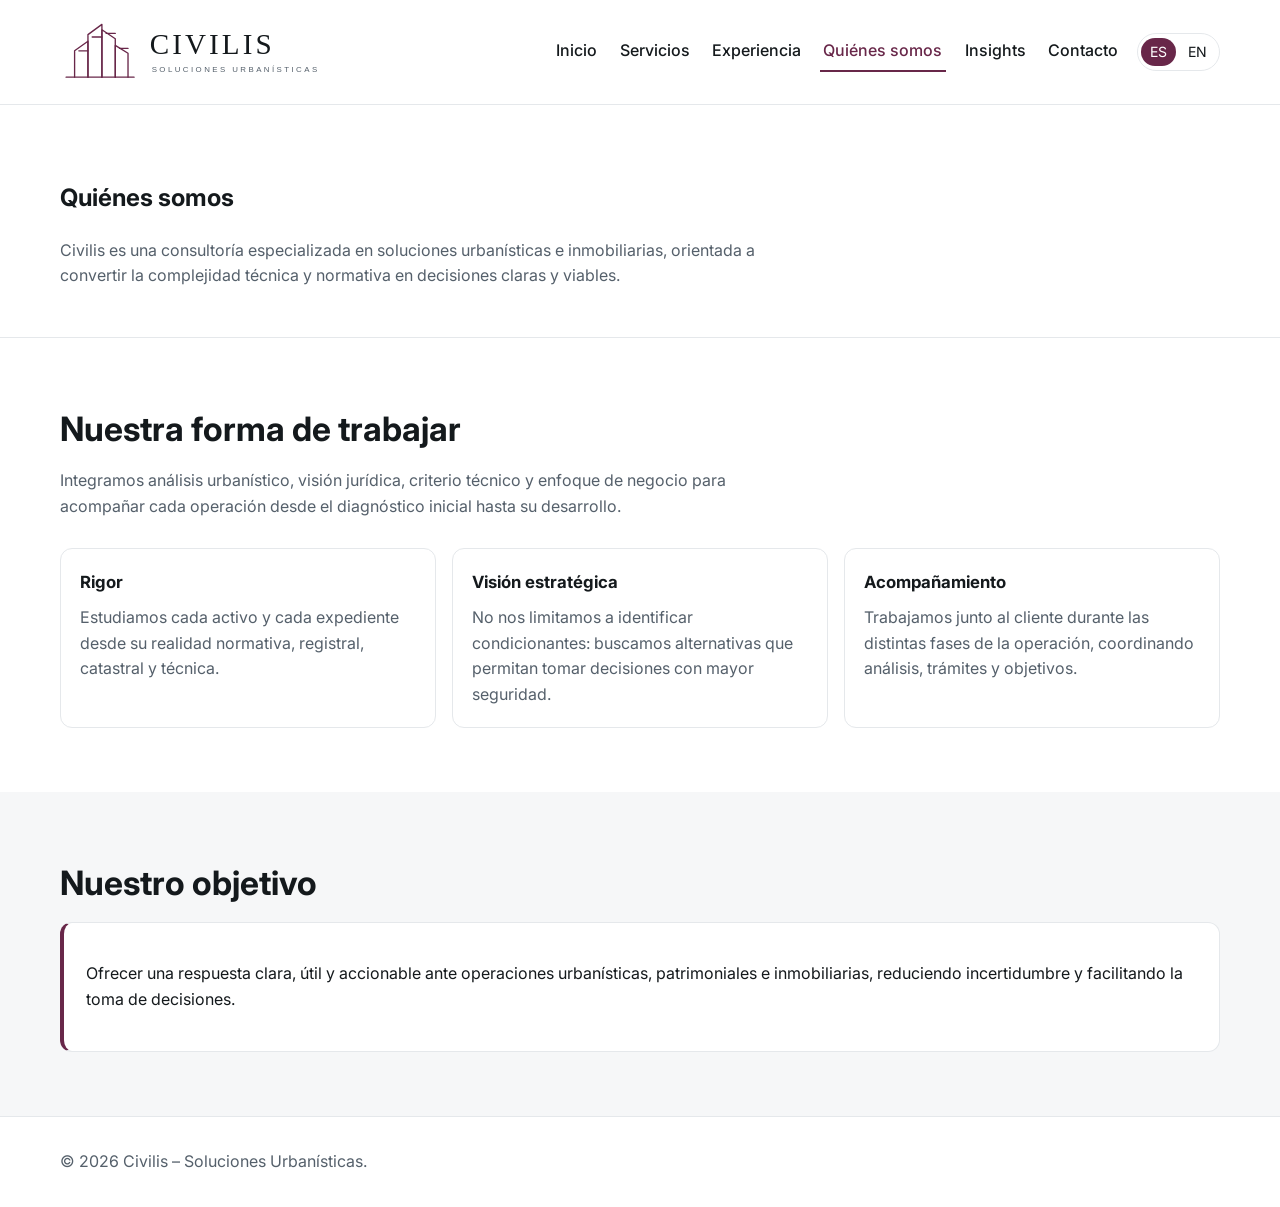
<file: es/quienes-somos.html>
<!doctype html>
<html lang="es">
<head>
  <meta charset="utf-8">
  <meta name="viewport" content="width=device-width, initial-scale=1">
  <title>Quiénes somos | Civilis</title>
  <meta name="description" content="Conoce Civilis Soluciones Urbanísticas: consultoría especializada en urbanismo, suelo, activos inmobiliarios y estrategia de desarrollo.">
  <link rel="stylesheet" href="../styles.css">
  <link rel="alternate" hreflang="es" href="/es/quienes-somos.html">
  <link rel="alternate" hreflang="en" href="/en/about.html">
  <link rel="alternate" hreflang="x-default" href="/es/quienes-somos.html">
</head>
<body>
<a class="skip-link" href="#contenido">Saltar al contenido principal</a>
<header class="site-header"><div class="container nav-wrap"><a class="brand" href="/es/"><img src="../assets/brand.svg" alt="Civilis Soluciones Urbanísticas"></a><button class="menu-toggle" data-menu-toggle aria-expanded="false" aria-controls="menu" aria-label="Abrir menú">☰</button><nav id="menu" class="nav" data-menu aria-label="Principal"><div class="nav-links"><a href="/es/">Inicio</a><a href="/es/servicios.html">Servicios</a><a href="/es/experiencia.html">Experiencia</a><a data-about-link href="/es/quienes-somos.html" aria-current="page">Quiénes somos</a><a href="/es/insights.html">Insights</a><a href="/es/contacto.html">Contacto</a></div><div class="lang-switch"><a class="active" href="/es/quienes-somos.html">ES</a><a href="/en/about.html">EN</a></div></nav></div></header>
<main id="contenido">
  <section class="page-hero"><div class="container"><h1>Quiénes somos</h1><p>Civilis es una consultoría especializada en soluciones urbanísticas e inmobiliarias, orientada a convertir la complejidad técnica y normativa en decisiones claras y viables.</p></div></section>
  <section class="section"><div class="container"><h2>Nuestra forma de trabajar</h2><p class="section-intro">Integramos análisis urbanístico, visión jurídica, criterio técnico y enfoque de negocio para acompañar cada operación desde el diagnóstico inicial hasta su desarrollo.</p><div class="grid cols-3"><article class="card"><h3>Rigor</h3><p>Estudiamos cada activo y cada expediente desde su realidad normativa, registral, catastral y técnica.</p></article><article class="card"><h3>Visión estratégica</h3><p>No nos limitamos a identificar condicionantes: buscamos alternativas que permitan tomar decisiones con mayor seguridad.</p></article><article class="card"><h3>Acompañamiento</h3><p>Trabajamos junto al cliente durante las distintas fases de la operación, coordinando análisis, trámites y objetivos.</p></article></div></div></section>
  <section class="section alt"><div class="container"><h2>Nuestro objetivo</h2><div class="highlight"><p>Ofrecer una respuesta clara, útil y accionable ante operaciones urbanísticas, patrimoniales e inmobiliarias, reduciendo incertidumbre y facilitando la toma de decisiones.</p></div></div></section>
</main>
<footer><div class="container">© <span data-current-year></span> Civilis – Soluciones Urbanísticas.</div></footer>
<script src="../script.js" defer></script>
</body>
</html>
</file>
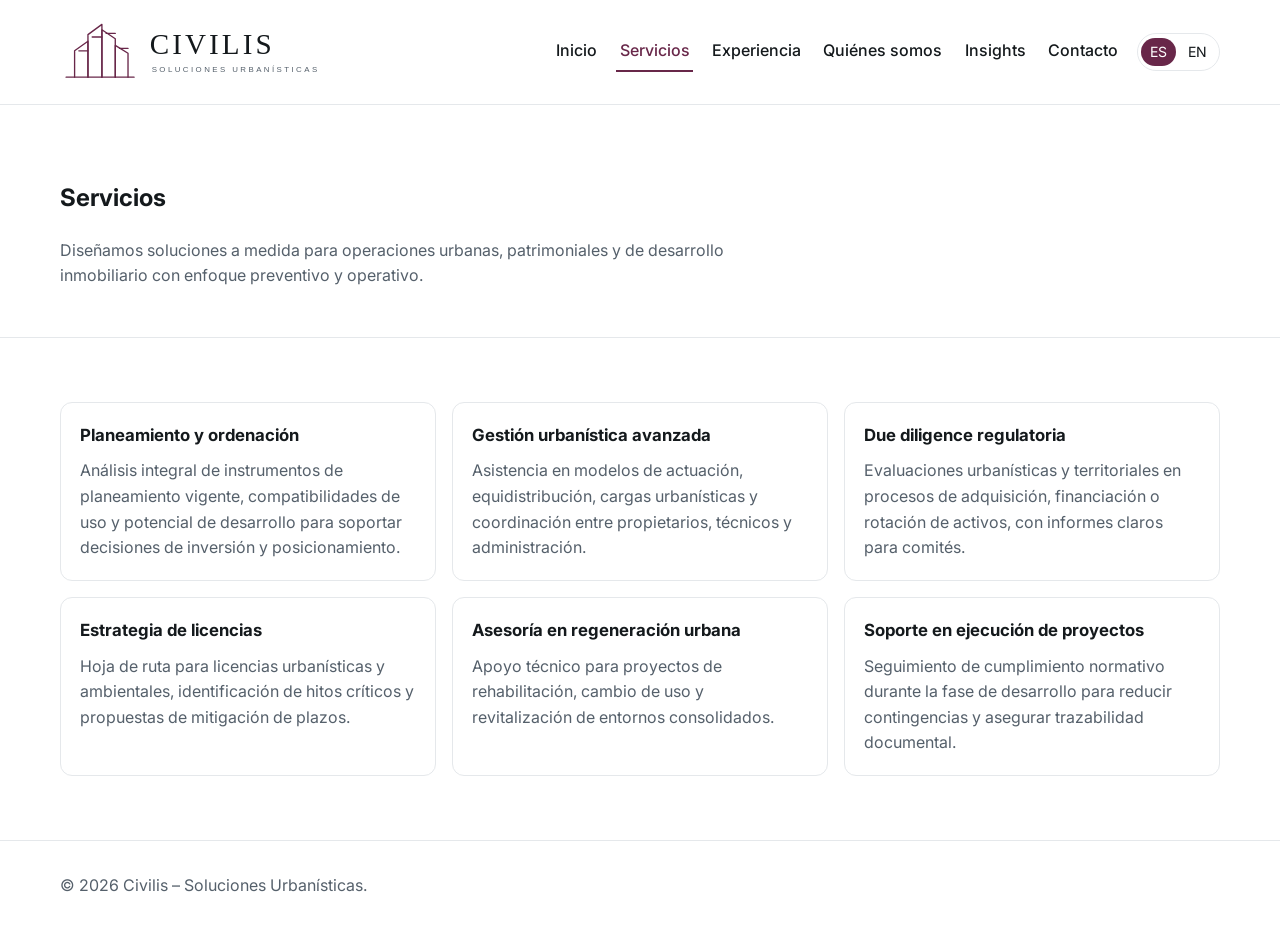
<file: es/servicios.html>
<!doctype html>
<html lang="es">
<head>
  <meta charset="utf-8">
  <meta name="viewport" content="width=device-width, initial-scale=1">
  <title>Servicios urbanísticos | Civilis</title>
  <meta name="description" content="Servicios de consultoría urbanística: planeamiento, gestión de suelo, due diligence y coordinación de licencias.">
  <link rel="stylesheet" href="../styles.css">
  <link rel="alternate" hreflang="es" href="/es/servicios.html">
  <link rel="alternate" hreflang="en" href="/en/services.html">
  <link rel="alternate" hreflang="x-default" href="/es/servicios.html">
</head>
<body>
<a class="skip-link" href="#contenido">Saltar al contenido principal</a>
<header class="site-header"><div class="container nav-wrap"><a class="brand" href="/es/"><img src="../assets/brand.svg" alt="Civilis Soluciones Urbanísticas"></a><button class="menu-toggle" data-menu-toggle aria-expanded="false" aria-controls="menu" aria-label="Abrir menú">☰</button><nav id="menu" class="nav" data-menu aria-label="Principal"><div class="nav-links"><a href="/es/">Inicio</a><a href="/es/servicios.html" aria-current="page">Servicios</a><a href="/es/experiencia.html">Experiencia</a><a href="/es/insights.html">Insights</a><a href="/es/contacto.html">Contacto</a></div><div class="lang-switch"><a class="active" href="/es/servicios.html">ES</a><a href="/en/services.html">EN</a></div></nav></div></header>
<main id="contenido">
  <section class="page-hero"><div class="container"><h1>Servicios</h1><p>Diseñamos soluciones a medida para operaciones urbanas, patrimoniales y de desarrollo inmobiliario con enfoque preventivo y operativo.</p></div></section>
  <section class="section"><div class="container"><div class="grid cols-3">
    <article class="card"><h3>Planeamiento y ordenación</h3><p>Análisis integral de instrumentos de planeamiento vigente, compatibilidades de uso y potencial de desarrollo para soportar decisiones de inversión y posicionamiento.</p></article>
    <article class="card"><h3>Gestión urbanística avanzada</h3><p>Asistencia en modelos de actuación, equidistribución, cargas urbanísticas y coordinación entre propietarios, técnicos y administración.</p></article>
    <article class="card"><h3>Due diligence regulatoria</h3><p>Evaluaciones urbanísticas y territoriales en procesos de adquisición, financiación o rotación de activos, con informes claros para comités.</p></article>
    <article class="card"><h3>Estrategia de licencias</h3><p>Hoja de ruta para licencias urbanísticas y ambientales, identificación de hitos críticos y propuestas de mitigación de plazos.</p></article>
    <article class="card"><h3>Asesoría en regeneración urbana</h3><p>Apoyo técnico para proyectos de rehabilitación, cambio de uso y revitalización de entornos consolidados.</p></article>
    <article class="card"><h3>Soporte en ejecución de proyectos</h3><p>Seguimiento de cumplimiento normativo durante la fase de desarrollo para reducir contingencias y asegurar trazabilidad documental.</p></article>
  </div></div></section>
</main>
<footer><div class="container">© <span data-current-year></span> Civilis – Soluciones Urbanísticas.</div></footer>
<script src="../script.js" defer></script>
</body>
</html>
</file>
<file: styles.css>
@import url('https://fonts.googleapis.com/css2?family=Inter:wght@400;500;600;700&display=swap');

:root {
  --accent: #682749;
  --text: #14191c;
  --muted: #55606b;
  --bg: #ffffff;
  --bg-soft: #f6f7f8;
  --border: #e5e8eb;
  --container: 1160px;
  --radius: 12px;
  --shadow: 0 8px 28px rgba(20, 25, 28, 0.06);
}

* { box-sizing: border-box; }
html { scroll-behavior: smooth; }
body {
  margin: 0;
  font-family: 'Inter', system-ui, -apple-system, Segoe UI, Roboto, sans-serif;
  color: var(--text);
  background: var(--bg);
  line-height: 1.6;
}

img { max-width: 100%; height: auto; }
a { color: inherit; text-decoration: none; }

.container {
  width: min(100% - 2rem, var(--container));
  margin-inline: auto;
}

.skip-link {
  position: absolute;
  left: -9999px;
  top: 0;
  z-index: 1000;
  background: var(--accent);
  color: #fff;
  padding: .65rem .9rem;
}
.skip-link:focus { left: .5rem; top: .5rem; }

.site-header {
  position: sticky;
  top: 0;
  z-index: 90;
  background: rgba(255,255,255,.97);
  backdrop-filter: blur(8px);
  border-bottom: 1px solid var(--border);
}
.nav-wrap {
  display: flex;
  align-items: center;
  justify-content: space-between;
  gap: 2rem;
  min-height: 104px;
}
.brand {
  display: inline-flex;
  align-items: center;
  flex: 0 0 auto;
}
.brand img {
  display: block;
  width: 340px;
  max-width: 34vw;
  height: auto;
}

.nav {
  display: flex;
  align-items: center;
  gap: 1rem;
}
.nav-links {
  display: flex;
  gap: 1rem;
}
.nav-links a {
  padding: .4rem .2rem;
  border-bottom: 2px solid transparent;
  font-weight: 500;
}
.nav-links a[aria-current="page"] { border-color: var(--accent); color: var(--accent); }

.lang-switch {
  border: 1px solid var(--border);
  border-radius: 999px;
  padding: .2rem;
  display: inline-flex;
  gap: .2rem;
}
.lang-switch a {
  font-size: .88rem;
  padding: .2rem .55rem;
  border-radius: 999px;
}
.lang-switch a.active {
  background: var(--accent);
  color: #fff;
}

.menu-toggle {
  display: none;
  border: 1px solid var(--border);
  background: #fff;
  padding: .5rem .65rem;
  border-radius: 8px;
}

.hero {
  padding: 5rem 0 4rem;
  border-bottom: 1px solid var(--border);
}
.hero h1 { font-size: clamp(2rem, 4vw, 3.35rem); line-height: 1.15; margin: 0 0 1rem; }
.hero p { color: var(--muted); max-width: 68ch; margin: 0 0 1.7rem; }

.btn {
  display: inline-flex;
  align-items: center;
  justify-content: center;
  padding: .75rem 1.15rem;
  border-radius: 10px;
  font-weight: 600;
  border: 1px solid transparent;
}
.btn-primary { background: var(--accent); color: #fff; }
.btn-secondary { border-color: var(--border); }

.section { padding: 4rem 0; }
.section.alt { background: var(--bg-soft); }
.section h2 { font-size: clamp(1.6rem, 3vw, 2.1rem); margin: 0 0 .8rem; }
.section-intro { color: var(--muted); margin: 0 0 1.8rem; max-width: 72ch; }

.grid {
  display: grid;
  gap: 1rem;
}
.grid.cols-4 { grid-template-columns: repeat(4, minmax(0, 1fr)); }
.grid.cols-3 { grid-template-columns: repeat(3, minmax(0, 1fr)); }

.card {
  background: #fff;
  border: 1px solid var(--border);
  border-radius: var(--radius);
  padding: 1.2rem;
}
.card h3 { margin-top: 0; margin-bottom: .6rem; font-size: 1.05rem; }
.card p { margin: 0; color: var(--muted); }

.highlight {
  background: #fff;
  border: 1px solid var(--border);
  border-left: 4px solid var(--accent);
  border-radius: var(--radius);
  padding: 1.4rem;
}

.list-check {
  list-style: none;
  padding: 0;
  margin: 0;
  display: grid;
  gap: .9rem;
}
.list-check li {
  border: 1px solid var(--border);
  background: #fff;
  padding: .9rem 1rem;
  border-radius: 10px;
}
.list-check li::before {
  content: '✓';
  color: var(--accent);
  font-weight: 700;
  margin-right: .55rem;
}

.page-hero {
  padding: 3.4rem 0 2rem;
  border-bottom: 1px solid var(--border);
}
.page-hero p { color: var(--muted); max-width: 70ch; }

.form {
  max-width: 720px;
  display: grid;
  gap: 1rem;
}
label { font-weight: 500; }
input, textarea {
  width: 100%;
  border: 1px solid var(--border);
  border-radius: 10px;
  padding: .75rem .85rem;
  font: inherit;
}
textarea { min-height: 160px; resize: vertical; }
.form-help { color: var(--muted); font-size: .95rem; }

footer {
  border-top: 1px solid var(--border);
  padding: 2rem 0;
  color: var(--muted);
}

:focus-visible {
  outline: 3px solid #9f4a75;
  outline-offset: 2px;
}

@media (max-width: 980px) {
  .nav-wrap { min-height: 88px; }
  .brand img { width: 255px; max-width: 62vw; }
  .grid.cols-4 { grid-template-columns: repeat(2, minmax(0,1fr)); }
  .grid.cols-3 { grid-template-columns: 1fr; }
  .menu-toggle { display: inline-flex; }
  .nav {
    position: absolute;
    top: 88px;
    right: 1rem;
    width: min(92vw, 360px);
    background: #fff;
    border: 1px solid var(--border);
    border-radius: 12px;
    padding: .8rem;
    box-shadow: var(--shadow);
    display: none;
    flex-direction: column;
    align-items: stretch;
  }
  .nav[data-open="true"] { display: flex; }
  .nav-links { flex-direction: column; }
}

@media (max-width: 640px) {
  .brand img { width: 220px; max-width: 70vw; }
  .hero { padding-top: 3.8rem; }
  .grid.cols-4 { grid-template-columns: 1fr; }
}
</file>
